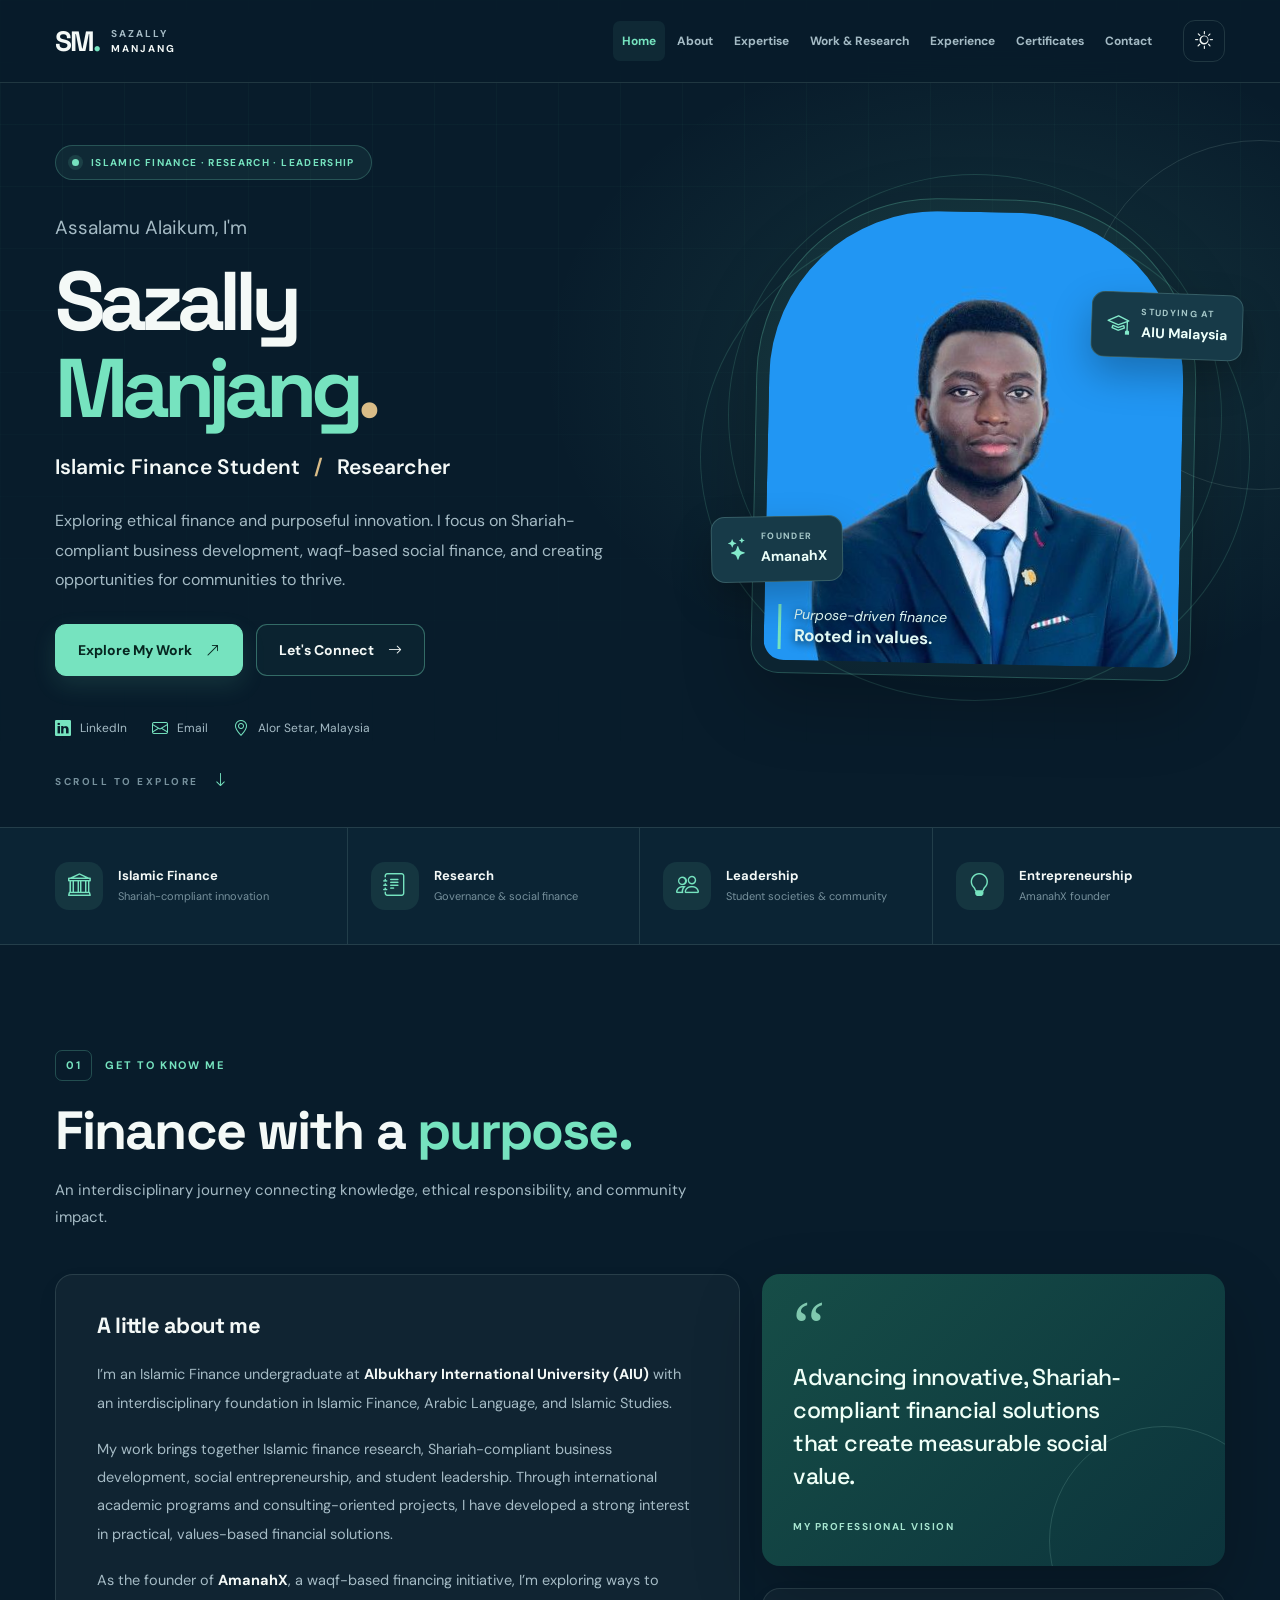
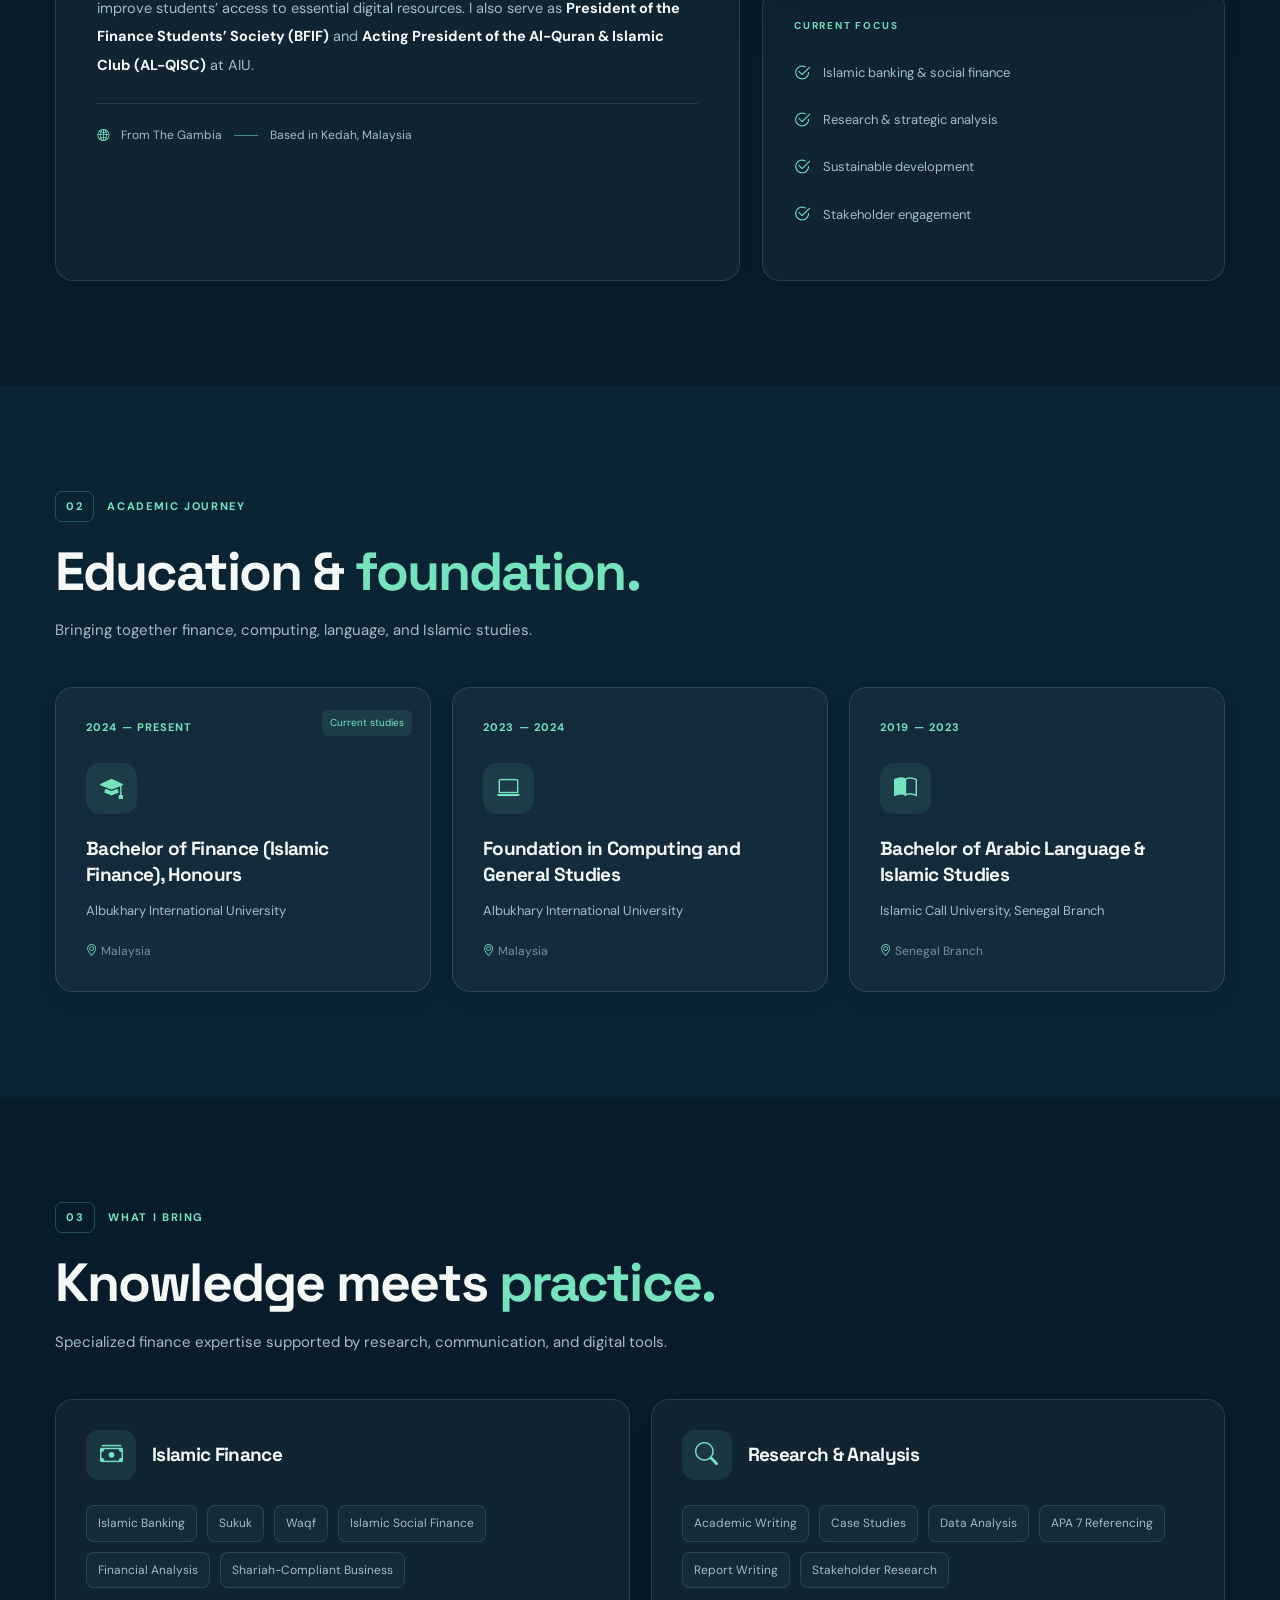
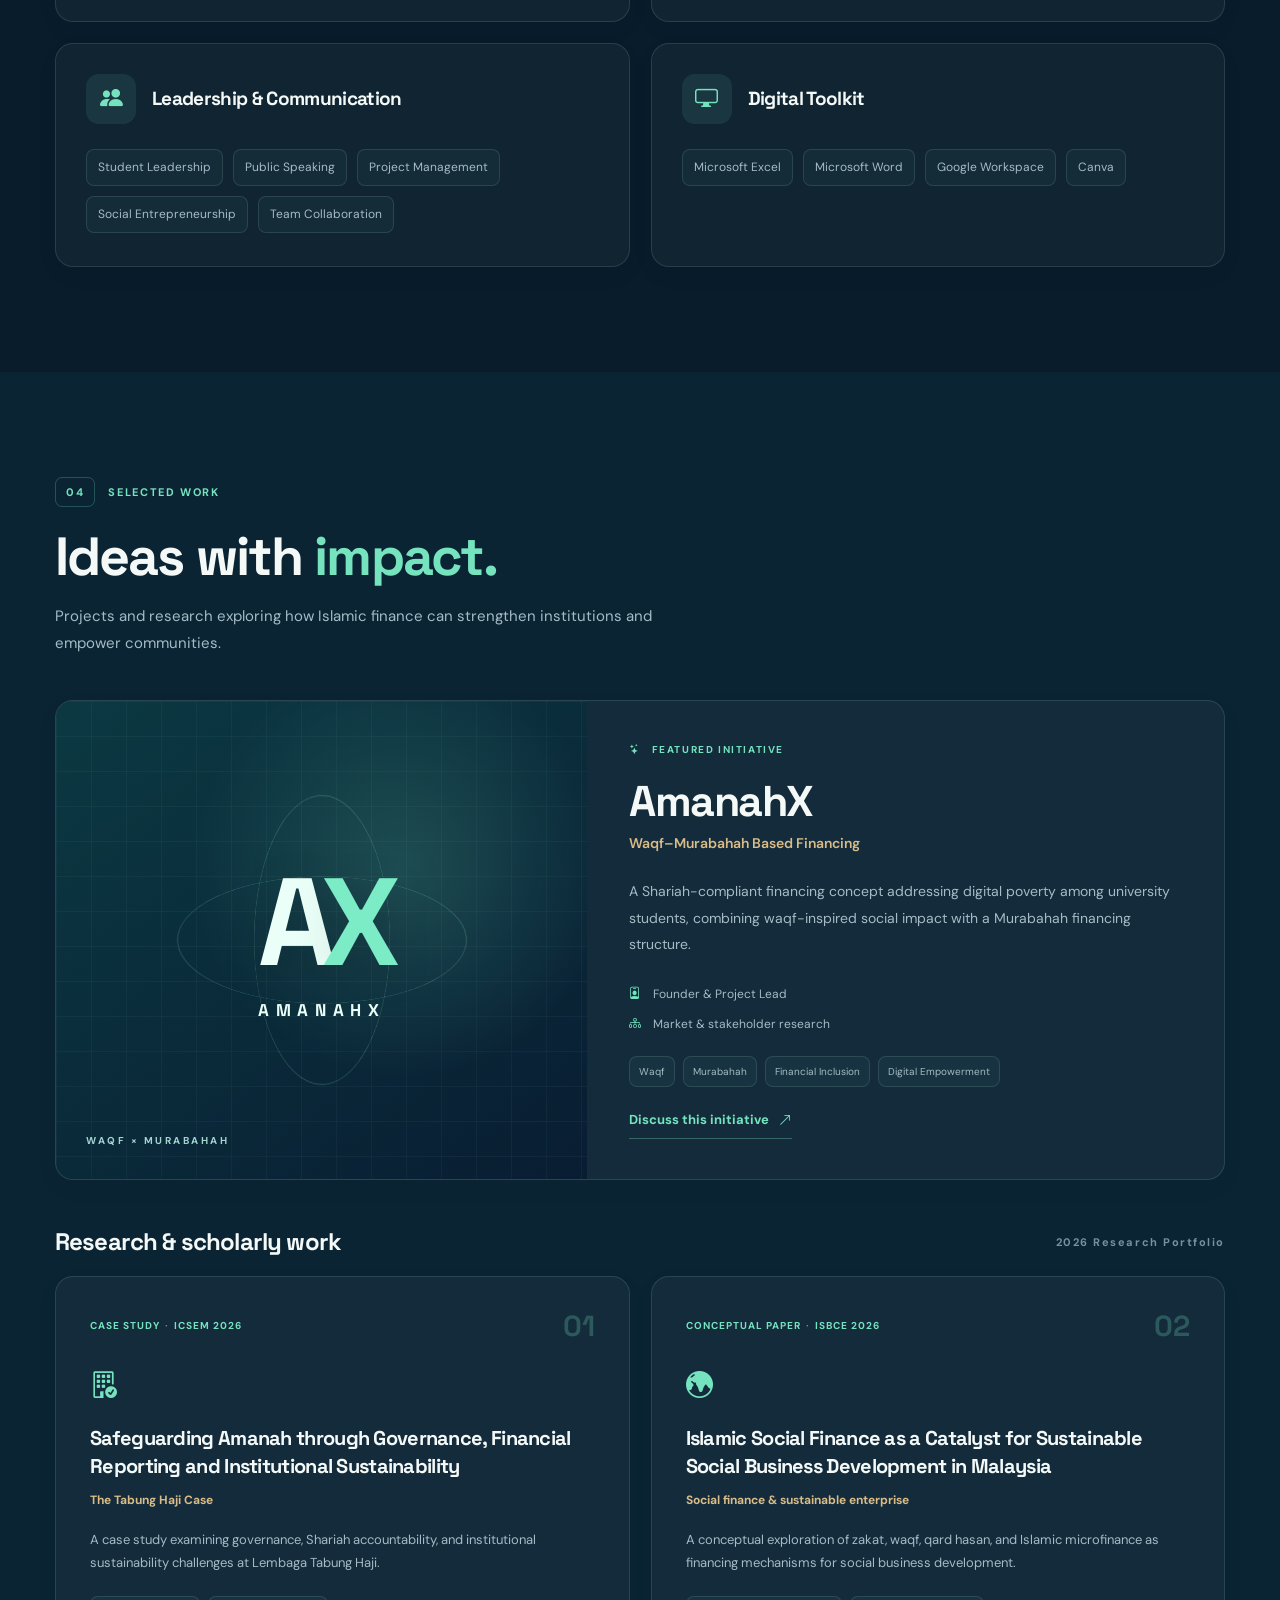
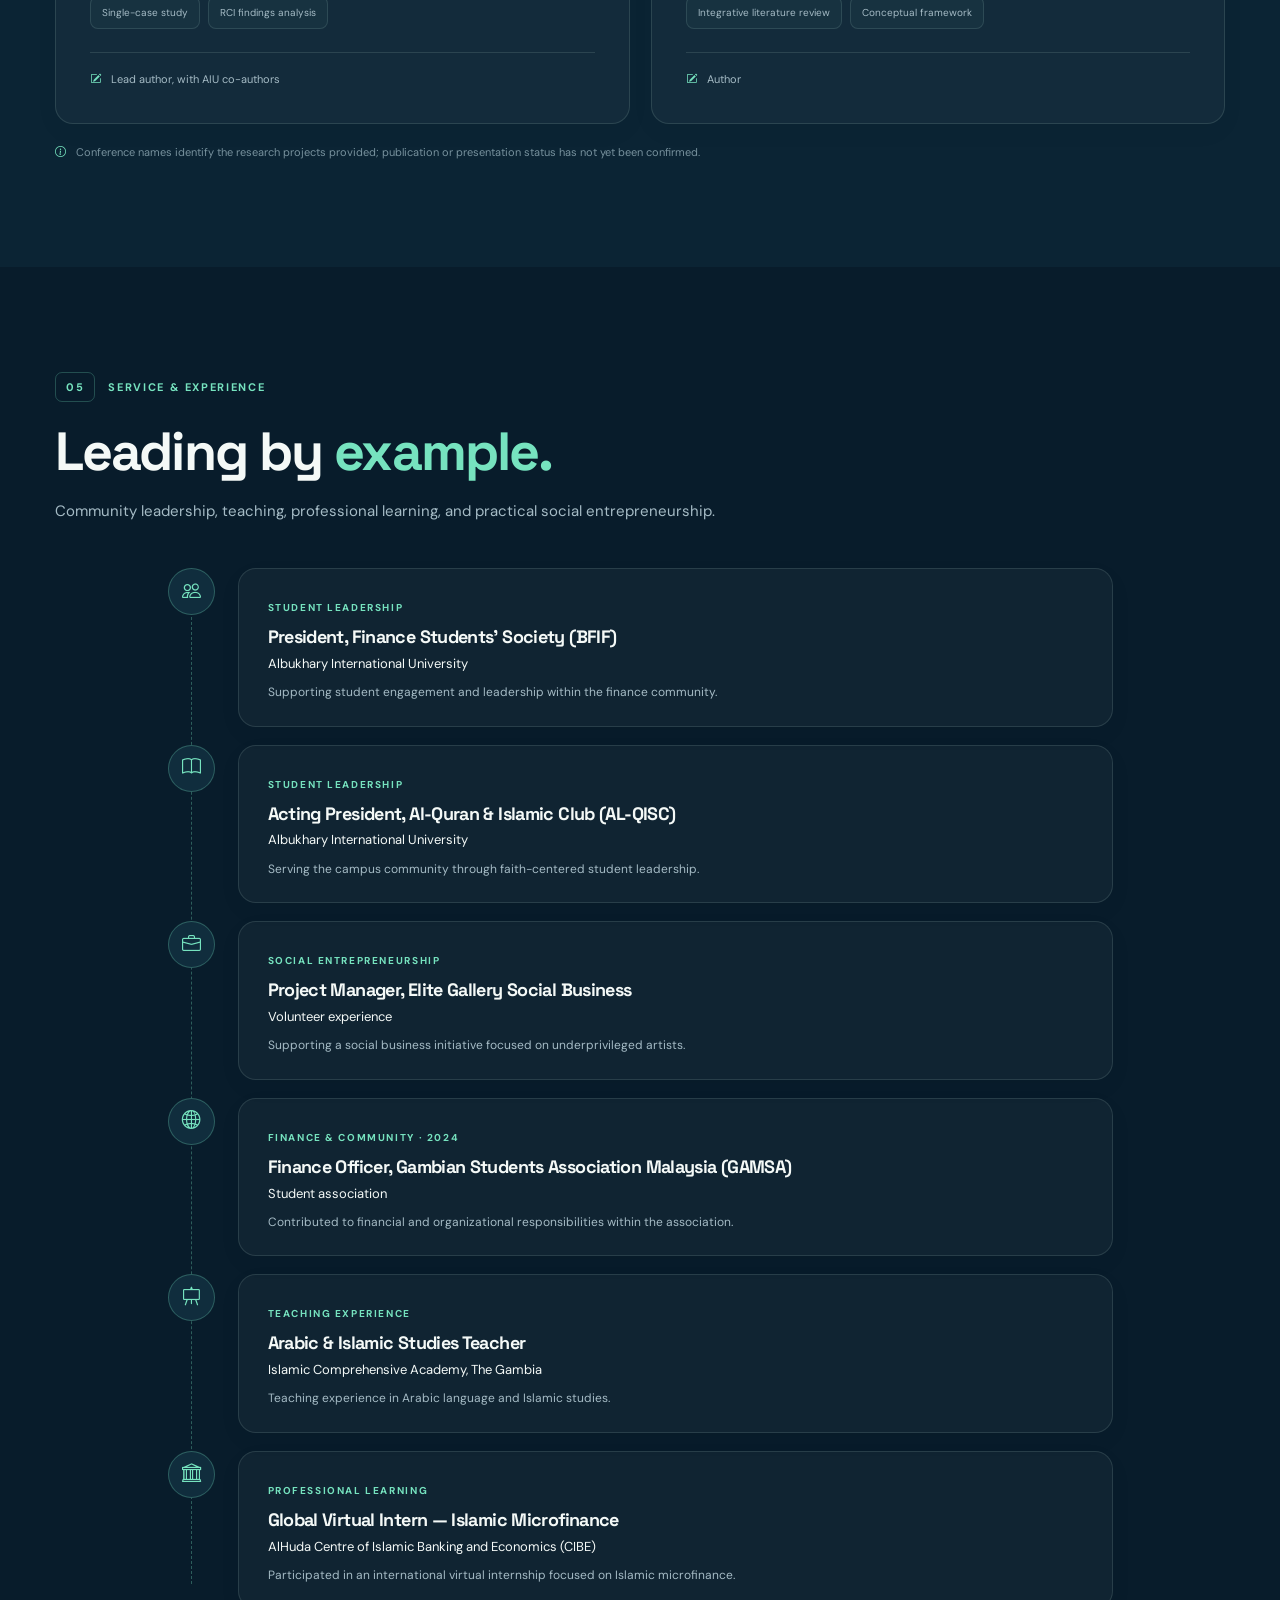
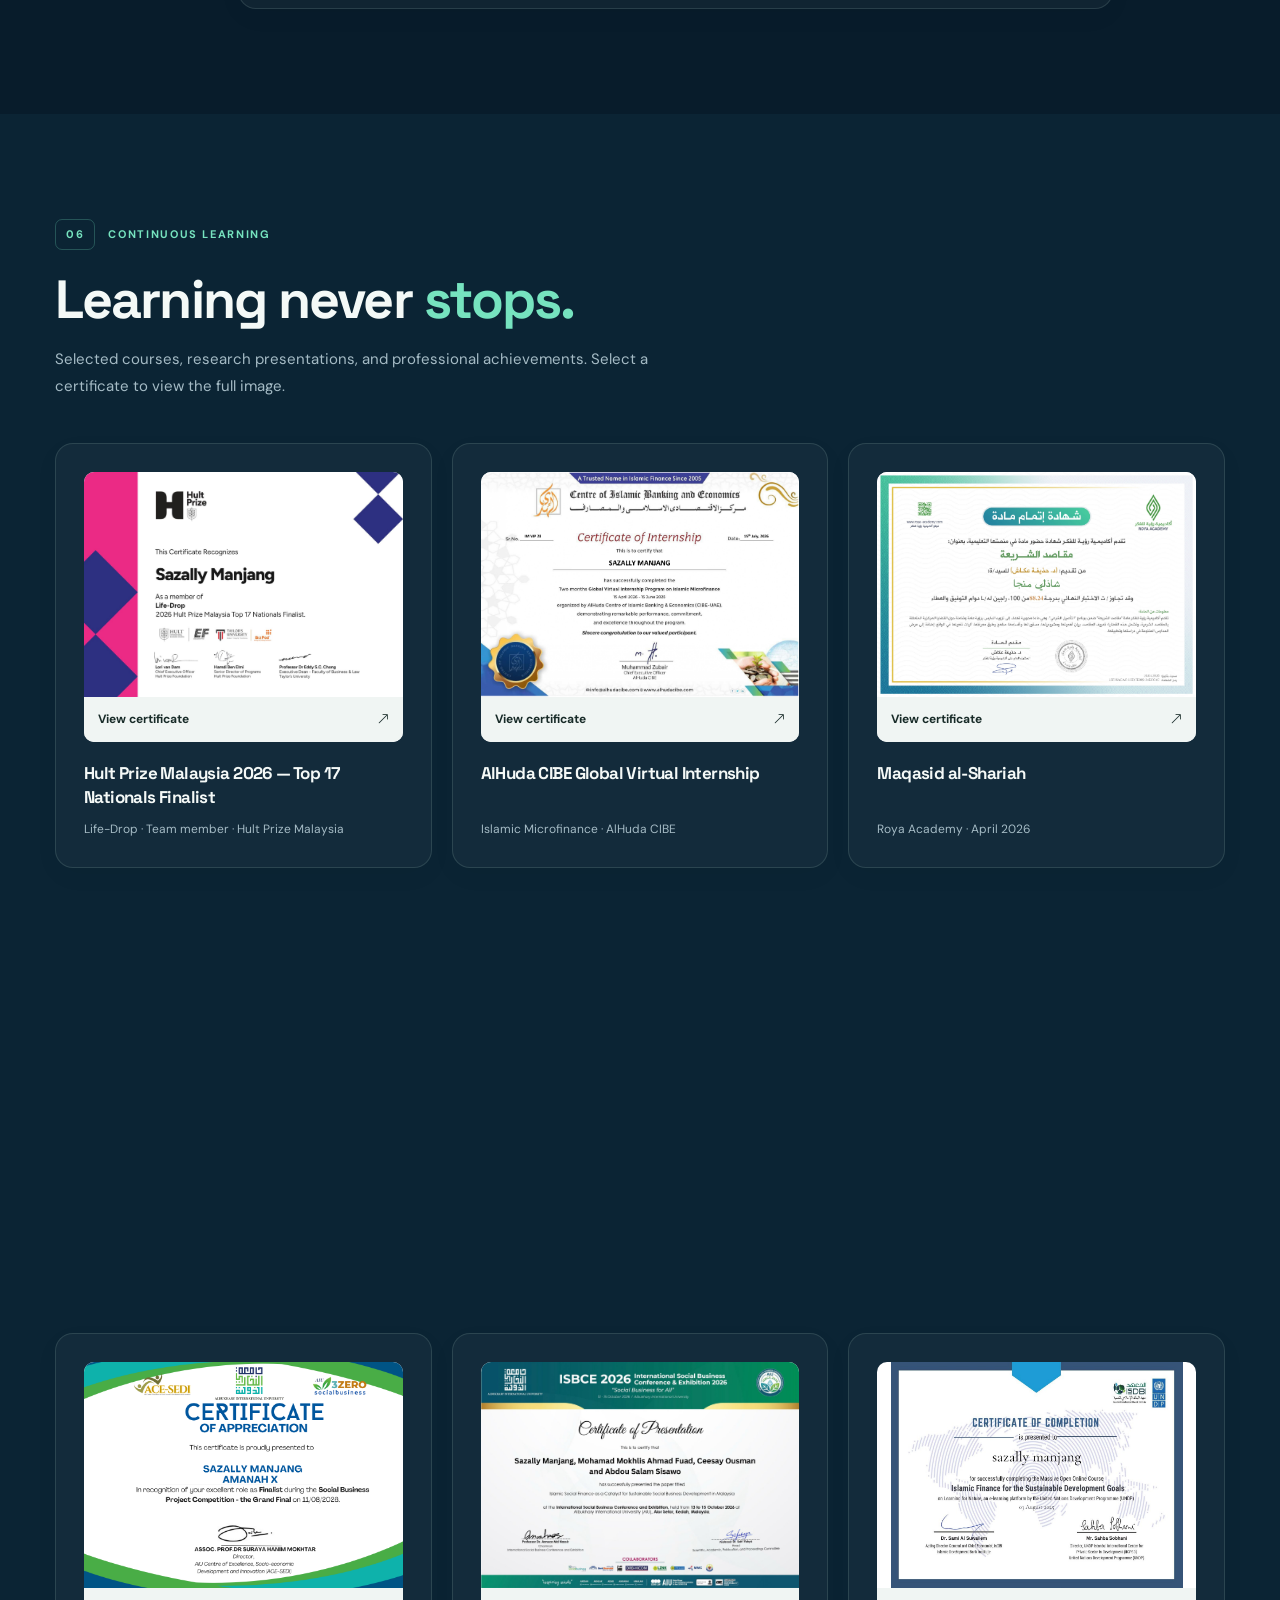
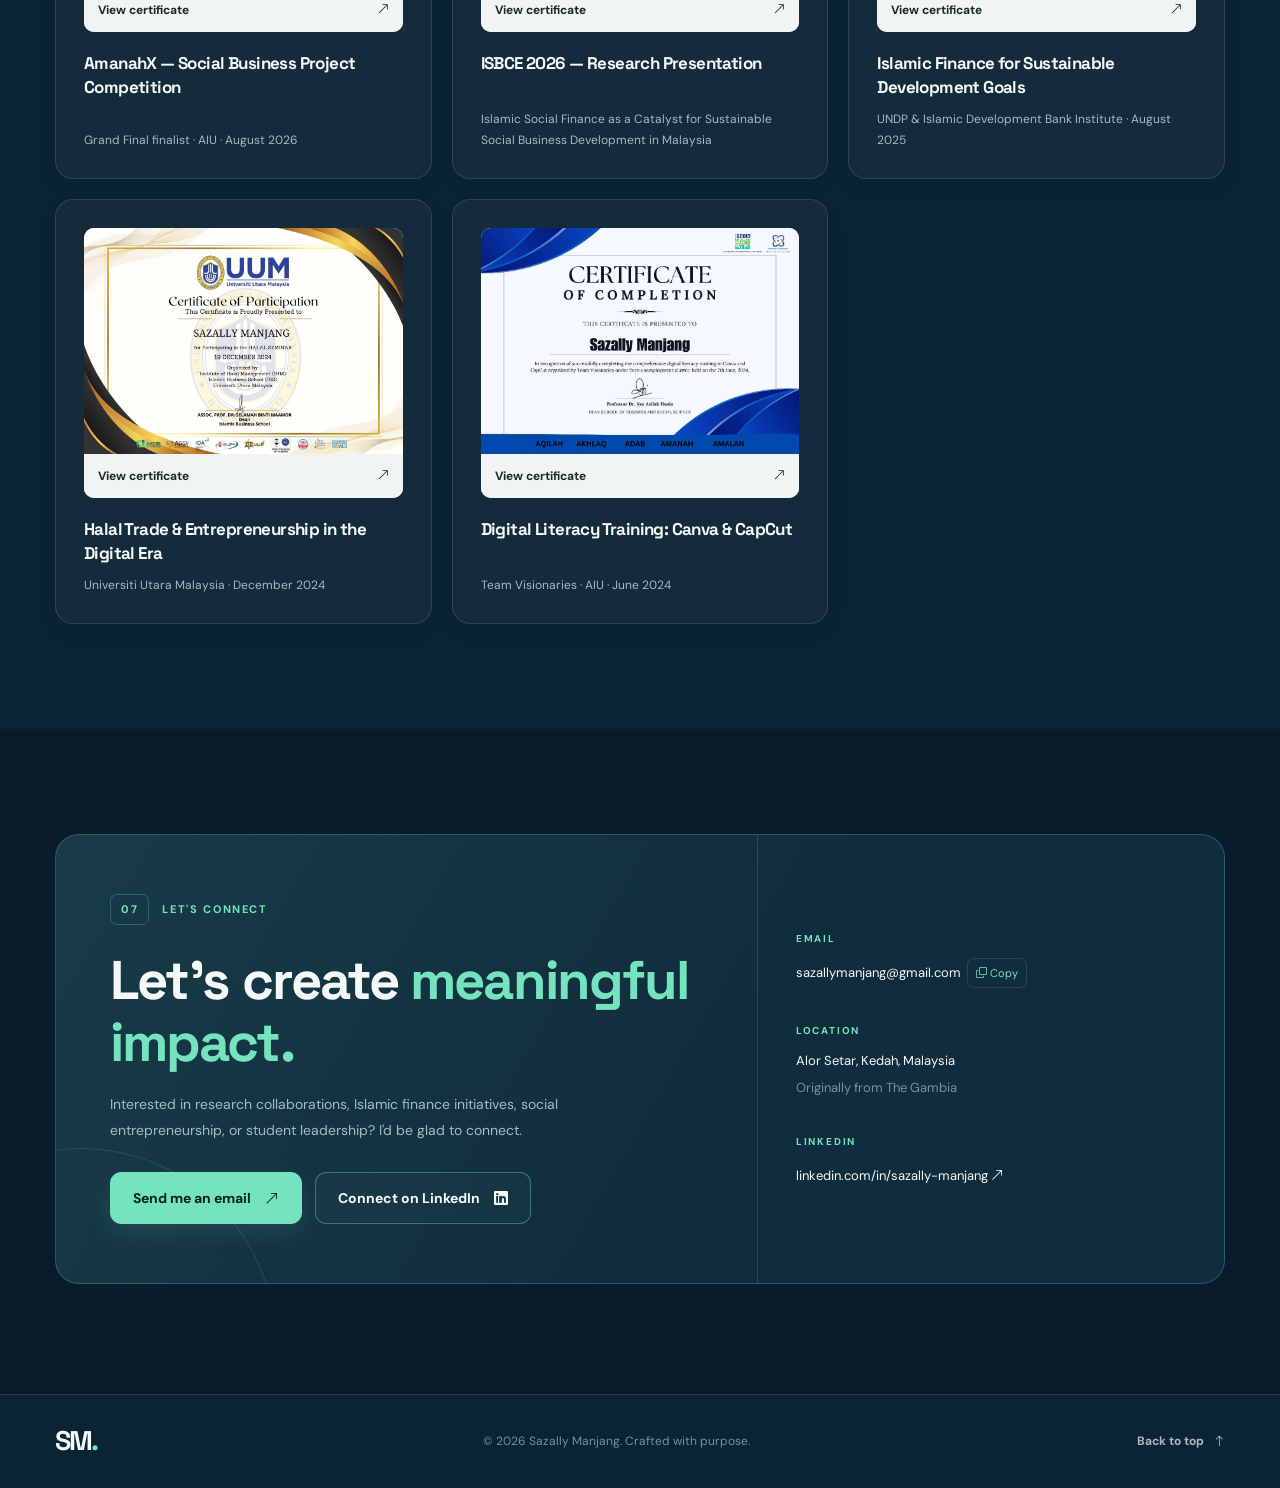
<file: index.html>
<!doctype html>
<html lang="en">
<head>
  <meta charset="UTF-8">
  <meta name="viewport" content="width=device-width, initial-scale=1">
  <meta name="theme-color" content="#091b2a">
  <meta name="description" content="Sazally Manjang is an Islamic Finance undergraduate, researcher, and student leader at Albukhary International University, focusing on Shariah-compliant finance, waqf, and social innovation.">
  <meta property="og:type" content="website">
  <meta property="og:title" content="Sazally Manjang | Islamic Finance & Research">
  <meta property="og:description" content="Islamic finance, purpose-driven research, waqf-based social finance, and student leadership.">
  <title>Sazally Manjang | Islamic Finance & Research</title>
  <link rel="icon" href="assets/images/favicon.svg" type="image/svg+xml">
  <link rel="preconnect" href="https://fonts.googleapis.com">
  <link rel="preconnect" href="https://fonts.gstatic.com" crossorigin>
  <link href="https://fonts.googleapis.com/css2?family=DM+Sans:wght@400;500;600;700&family=Space+Grotesk:wght@400;500;600;700&display=swap" rel="stylesheet">
  <link href="https://cdn.jsdelivr.net/npm/bootstrap-icons@1.11.3/font/bootstrap-icons.css" rel="stylesheet">
  <script>
    try { if (localStorage.getItem('sazally-theme') === 'light') document.documentElement.dataset.theme = 'light'; }
    catch (e) { /* Theme persistence not available in this browser. */ }
  </script>
  <link href="style.css" rel="stylesheet">
  <script src="script.js" defer></script>
  <script type="application/ld+json">
  {"@context":"https://schema.org","@type":"Person","name":"Sazally Manjang","jobTitle":"Islamic Finance Student and Researcher","email":"mailto:sazallymanjang@gmail.com","sameAs":["https://www.linkedin.com/in/sazally-manjang"],"alumniOf":[{"@type":"CollegeOrUniversity","name":"Islamic Call University"}],"affiliation":{"@type":"CollegeOrUniversity","name":"Albukhary International University"}}
  </script>
</head>
<body>
  <a class="skip-link" href="#main">Skip to main content</a>
  <header class="site-header" id="top">
    <div class="container header-inner">
      <a class="brand" href="#home" aria-label="Sazally Manjang, go to homepage"><span class="brand-mark">SM<span class="brand-dot">.</span></span><span class="brand-word">SAZALLY <strong>MANJANG</strong></span></a>
      <nav class="site-nav" id="siteNav" aria-label="Main navigation">
        <a href="#home" class="nav-link active">Home</a>
        <a href="#about" class="nav-link">About</a>
        <a href="#expertise" class="nav-link">Expertise</a>
        <a href="#work" class="nav-link">Work & Research</a>
        <a href="#experience" class="nav-link">Experience</a>
        <a href="#certificates" class="nav-link">Certificates</a>
        <a href="#contact" class="nav-link">Contact</a>
      </nav>
      <div class="header-actions">
        <button class="theme-toggle" type="button" aria-label="Switch to light theme" aria-pressed="false" title="Toggle light/dark theme"><i class="bi bi-sun" aria-hidden="true"></i></button>
        <button class="menu-toggle" type="button" aria-label="Open navigation menu" aria-controls="siteNav" aria-expanded="false"><span></span><span></span><span></span></button>
      </div>
    </div>
  </header>

  <main id="main">
    <section class="hero" id="home" aria-labelledby="hero-heading">
      <div class="hero-grid" aria-hidden="true"></div>
      <div class="container hero-layout">
        <div class="hero-copy reveal">
          <div class="eyebrow-pill"><span class="live-dot"></span> ISLAMIC FINANCE · RESEARCH · LEADERSHIP</div>
          <p class="hero-overline">Assalamu Alaikum, I'm</p>
          <h1 id="hero-heading">Sazally <span>Manjang<span class="punctuation">.</span></span></h1>
          <p class="hero-role">Islamic Finance Student <span class="role-divider">/</span> Researcher</p>
          <p class="hero-description">Exploring ethical finance and purposeful innovation. I focus on Shariah-compliant business development, waqf-based social finance, and creating opportunities for communities to thrive.</p>
          <div class="hero-cta">
            <a class="btn btn-primary" href="#work">Explore My Work <i class="bi bi-arrow-up-right" aria-hidden="true"></i></a>
            <a class="btn btn-outline" href="#contact">Let's Connect <i class="bi bi-arrow-right" aria-hidden="true"></i></a>
          </div>
          <div class="hero-social">
            <a href="https://www.linkedin.com/in/sazally-manjang" target="_blank" rel="noopener noreferrer" aria-label="Sazally Manjang on LinkedIn"><i class="bi bi-linkedin" aria-hidden="true"></i><span>LinkedIn</span></a>
            <a href="mailto:sazallymanjang@gmail.com" aria-label="Email Sazally Manjang"><i class="bi bi-envelope" aria-hidden="true"></i><span>Email</span></a>
            <span class="hero-location"><i class="bi bi-geo-alt" aria-hidden="true"></i> Alor Setar, Malaysia</span>
          </div>
        </div>
        <div class="hero-visual reveal">
          <div class="portrait-orbit orbit-one" aria-hidden="true"></div><div class="portrait-orbit orbit-two" aria-hidden="true"></div>
          <div class="portrait-frame">
            <div class="portrait-image-wrap"><img src="assets/images/profile.jpg" alt="Portrait of Sazally Manjang." width="520" height="600"></div>
            <div class="portrait-caption"><span class="caption-line"></span><span>Purpose-driven finance<br><strong>Rooted in values.</strong></span></div>
          </div>
          <div class="floating-note floating-note-left"><i class="bi bi-stars" aria-hidden="true"></i><span><small>FOUNDER</small><strong>AmanahX</strong></span></div>
          <div class="floating-note floating-note-right"><i class="bi bi-mortarboard" aria-hidden="true"></i><span><small>STUDYING AT</small><strong>AIU Malaysia</strong></span></div>
        </div>
      </div>
      <div class="container"><a class="scroll-prompt" href="#about">SCROLL TO EXPLORE <i class="bi bi-arrow-down" aria-hidden="true"></i></a></div>
    </section>

    <section class="highlights" aria-label="At a glance">
      <div class="container highlights-grid">
        <div class="highlight"><span class="highlight-icon"><i class="bi bi-bank" aria-hidden="true"></i></span><div><strong>Islamic Finance</strong><small>Shariah-compliant innovation</small></div></div>
        <div class="highlight"><span class="highlight-icon"><i class="bi bi-journal-text" aria-hidden="true"></i></span><div><strong>Research</strong><small>Governance & social finance</small></div></div>
        <div class="highlight"><span class="highlight-icon"><i class="bi bi-people" aria-hidden="true"></i></span><div><strong>Leadership</strong><small>Student societies & community</small></div></div>
        <div class="highlight"><span class="highlight-icon"><i class="bi bi-lightbulb" aria-hidden="true"></i></span><div><strong>Entrepreneurship</strong><small>AmanahX founder</small></div></div>
      </div>
    </section>

    <section class="section about-section" id="about" aria-labelledby="about-heading">
      <div class="container">
        <div class="section-top reveal"><span class="section-kicker"><span class="kicker-index">01</span> GET TO KNOW ME</span><h2 id="about-heading">Finance with a <em>purpose.</em></h2><p>An interdisciplinary journey connecting knowledge, ethical responsibility, and community impact.</p></div>
        <div class="about-layout">
          <div class="about-main glass-panel reveal">
            <h3>A little about me</h3>
            <p>I’m an Islamic Finance undergraduate at <strong>Albukhary International University (AIU)</strong> with an interdisciplinary foundation in Islamic Finance, Arabic Language, and Islamic Studies.</p>
            <p>My work brings together Islamic finance research, Shariah-compliant business development, social entrepreneurship, and student leadership. Through international academic programs and consulting-oriented projects, I have developed a strong interest in practical, values-based financial solutions.</p>
            <p>As the founder of <strong>AmanahX</strong>, a waqf-based financing initiative, I’m exploring ways to improve students’ access to essential digital resources. I also serve as <strong>President of the Finance Students’ Society (BFIF)</strong> and <strong>Acting President of the Al-Quran & Islamic Club (AL-QISC)</strong> at AIU.</p>
            <div class="about-origin"><i class="bi bi-globe2" aria-hidden="true"></i> From The Gambia <span class="origin-line"></span> Based in Kedah, Malaysia</div>
          </div>
          <aside class="about-aside reveal" aria-label="Career direction">
            <div class="quote-card"><div class="quote-symbol">“</div><blockquote>Advancing innovative, Shariah-compliant financial solutions that create measurable social value.</blockquote><span>MY PROFESSIONAL VISION</span></div>
            <div class="focus-card glass-panel"><span class="small-heading">CURRENT FOCUS</span><div class="focus-item"><i class="bi bi-check2-circle" aria-hidden="true"></i> Islamic banking & social finance</div><div class="focus-item"><i class="bi bi-check2-circle" aria-hidden="true"></i> Research & strategic analysis</div><div class="focus-item"><i class="bi bi-check2-circle" aria-hidden="true"></i> Sustainable development</div><div class="focus-item"><i class="bi bi-check2-circle" aria-hidden="true"></i> Stakeholder engagement</div></div>
          </aside>
        </div>
      </div>
    </section>

    <section class="section alt-section" id="education" aria-labelledby="education-heading">
      <div class="container">
        <div class="section-top reveal"><span class="section-kicker"><span class="kicker-index">02</span> ACADEMIC JOURNEY</span><h2 id="education-heading">Education & <em>foundation.</em></h2><p>Bringing together finance, computing, language, and Islamic studies.</p></div>
        <div class="education-grid">
          <article class="education-item glass-panel reveal"><span class="edu-year">2024 — PRESENT</span><span class="edu-icon"><i class="bi bi-mortarboard-fill" aria-hidden="true"></i></span><h3>Bachelor of Finance (Islamic Finance), Honours</h3><p>Albukhary International University</p><span class="edu-place"><i class="bi bi-geo-alt" aria-hidden="true"></i> Malaysia</span><span class="edu-state">Current studies</span></article>
          <article class="education-item glass-panel reveal"><span class="edu-year">2023 — 2024</span><span class="edu-icon"><i class="bi bi-laptop" aria-hidden="true"></i></span><h3>Foundation in Computing and General Studies</h3><p>Albukhary International University</p><span class="edu-place"><i class="bi bi-geo-alt" aria-hidden="true"></i> Malaysia</span></article>
          <article class="education-item glass-panel reveal"><span class="edu-year">2019 — 2023</span><span class="edu-icon"><i class="bi bi-book-half" aria-hidden="true"></i></span><h3>Bachelor of Arabic Language & Islamic Studies</h3><p>Islamic Call University, Senegal Branch</p><span class="edu-place"><i class="bi bi-geo-alt" aria-hidden="true"></i> Senegal Branch</span></article>
        </div>
      </div>
    </section>

    <section class="section" id="expertise" aria-labelledby="expertise-heading">
      <div class="container">
        <div class="section-top reveal"><span class="section-kicker"><span class="kicker-index">03</span> WHAT I BRING</span><h2 id="expertise-heading">Knowledge meets <em>practice.</em></h2><p>Specialized finance expertise supported by research, communication, and digital tools.</p></div>
        <div class="expertise-grid">
          <div class="skill-group glass-panel reveal"><div class="skill-group-head"><span class="skill-icon"><i class="bi bi-cash-stack" aria-hidden="true"></i></span><h3>Islamic Finance</h3></div><div class="skill-tags"><span>Islamic Banking</span><span>Sukuk</span><span>Waqf</span><span>Islamic Social Finance</span><span>Financial Analysis</span><span>Shariah-Compliant Business</span></div></div>
          <div class="skill-group glass-panel reveal"><div class="skill-group-head"><span class="skill-icon"><i class="bi bi-search" aria-hidden="true"></i></span><h3>Research & Analysis</h3></div><div class="skill-tags"><span>Academic Writing</span><span>Case Studies</span><span>Data Analysis</span><span>APA 7 Referencing</span><span>Report Writing</span><span>Stakeholder Research</span></div></div>
          <div class="skill-group glass-panel reveal"><div class="skill-group-head"><span class="skill-icon"><i class="bi bi-people-fill" aria-hidden="true"></i></span><h3>Leadership & Communication</h3></div><div class="skill-tags"><span>Student Leadership</span><span>Public Speaking</span><span>Project Management</span><span>Social Entrepreneurship</span><span>Team Collaboration</span></div></div>
          <div class="skill-group glass-panel reveal"><div class="skill-group-head"><span class="skill-icon"><i class="bi bi-display" aria-hidden="true"></i></span><h3>Digital Toolkit</h3></div><div class="skill-tags"><span>Microsoft Excel</span><span>Microsoft Word</span><span>Google Workspace</span><span>Canva</span></div></div>
        </div>
      </div>
    </section>

    <section class="section alt-section" id="work" aria-labelledby="work-heading">
      <div class="container">
        <div class="section-top reveal"><span class="section-kicker"><span class="kicker-index">04</span> SELECTED WORK</span><h2 id="work-heading">Ideas with <em>impact.</em></h2><p>Projects and research exploring how Islamic finance can strengthen institutions and empower communities.</p></div>
        <article class="feature-project glass-panel reveal">
          <div class="feature-art" role="img" aria-label="Illustrated abstract graphic for AmanahX; project image to be added later"><div class="feature-ring ring-a"></div><div class="feature-ring ring-b"></div><div class="feature-logo">A<span>X</span><small>AMANAHX</small></div><div class="art-caption">WAQF × MURABAHAH</div></div>
          <div class="feature-content"><span class="project-kind"><i class="bi bi-stars" aria-hidden="true"></i> FEATURED INITIATIVE</span><h3>AmanahX</h3><p class="project-subtitle">Waqf–Murabahah Based Financing</p><p>A Shariah-compliant financing concept addressing digital poverty among university students, combining waqf-inspired social impact with a Murabahah financing structure.</p><div class="project-details"><span><i class="bi bi-person-badge" aria-hidden="true"></i> Founder & Project Lead</span><span><i class="bi bi-diagram-3" aria-hidden="true"></i> Market & stakeholder research</span></div><div class="project-tags"><span>Waqf</span><span>Murabahah</span><span>Financial Inclusion</span><span>Digital Empowerment</span></div><a href="#contact" class="text-arrow">Discuss this initiative <i class="bi bi-arrow-up-right" aria-hidden="true"></i></a></div>
        </article>
        <div class="work-subheading reveal"><h3>Research & scholarly work</h3><span>2026 Research Portfolio</span></div>
        <div class="research-grid">
          <article class="research-card glass-panel reveal"><div class="research-top"><span class="research-type">CASE STUDY <span class="bullet-separator">·</span> ICSEM 2026</span><span class="research-number">01</span></div><div class="research-symbol"><i class="bi bi-building-check" aria-hidden="true"></i></div><h4>Safeguarding Amanah through Governance, Financial Reporting and Institutional Sustainability</h4><p class="research-subtitle">The Tabung Haji Case</p><p>A case study examining governance, Shariah accountability, and institutional sustainability challenges at Lembaga Tabung Haji.</p><div class="research-methods"><span>Single-case study</span><span>RCI findings analysis</span></div><div class="research-footer"><span><i class="bi bi-pencil-square" aria-hidden="true"></i> Lead author, with AIU co-authors</span></div></article>
          <article class="research-card glass-panel reveal"><div class="research-top"><span class="research-type">CONCEPTUAL PAPER <span class="bullet-separator">·</span> ISBCE 2026</span><span class="research-number">02</span></div><div class="research-symbol"><i class="bi bi-globe-central-south-asia" aria-hidden="true"></i></div><h4>Islamic Social Finance as a Catalyst for Sustainable Social Business Development in Malaysia</h4><p class="research-subtitle">Social finance & sustainable enterprise</p><p>A conceptual exploration of zakat, waqf, qard hasan, and Islamic microfinance as financing mechanisms for social business development.</p><div class="research-methods"><span>Integrative literature review</span><span>Conceptual framework</span></div><div class="research-footer"><span><i class="bi bi-pencil-square" aria-hidden="true"></i> Author</span></div></article>
        </div>
        <p class="research-note"><i class="bi bi-info-circle" aria-hidden="true"></i> Conference names identify the research projects provided; publication or presentation status has not yet been confirmed.</p>
      </div>
    </section>

    <section class="section" id="experience" aria-labelledby="experience-heading">
      <div class="container">
        <div class="section-top reveal"><span class="section-kicker"><span class="kicker-index">05</span> SERVICE & EXPERIENCE</span><h2 id="experience-heading">Leading by <em>example.</em></h2><p>Community leadership, teaching, professional learning, and practical social entrepreneurship.</p></div>
        <div class="timeline">
          <article class="timeline-item reveal"><div class="timeline-dot"><i class="bi bi-people" aria-hidden="true"></i></div><div class="timeline-content glass-panel"><span class="timeline-label">STUDENT LEADERSHIP</span><h3>President, Finance Students’ Society (BFIF)</h3><p>Albukhary International University</p><span>Supporting student engagement and leadership within the finance community.</span></div></article>
          <article class="timeline-item reveal"><div class="timeline-dot"><i class="bi bi-book" aria-hidden="true"></i></div><div class="timeline-content glass-panel"><span class="timeline-label">STUDENT LEADERSHIP</span><h3>Acting President, Al-Quran & Islamic Club (AL-QISC)</h3><p>Albukhary International University</p><span>Serving the campus community through faith-centered student leadership.</span></div></article>
          <article class="timeline-item reveal"><div class="timeline-dot"><i class="bi bi-briefcase" aria-hidden="true"></i></div><div class="timeline-content glass-panel"><span class="timeline-label">SOCIAL ENTREPRENEURSHIP</span><h3>Project Manager, Elite Gallery Social Business</h3><p>Volunteer experience</p><span>Supporting a social business initiative focused on underprivileged artists.</span></div></article>
          <article class="timeline-item reveal"><div class="timeline-dot"><i class="bi bi-globe2" aria-hidden="true"></i></div><div class="timeline-content glass-panel"><span class="timeline-label">FINANCE & COMMUNITY · 2024</span><h3>Finance Officer, Gambian Students Association Malaysia (GAMSA)</h3><p>Student association</p><span>Contributed to financial and organizational responsibilities within the association.</span></div></article>
          <article class="timeline-item reveal"><div class="timeline-dot"><i class="bi bi-easel" aria-hidden="true"></i></div><div class="timeline-content glass-panel"><span class="timeline-label">TEACHING EXPERIENCE</span><h3>Arabic & Islamic Studies Teacher</h3><p>Islamic Comprehensive Academy, The Gambia</p><span>Teaching experience in Arabic language and Islamic studies.</span></div></article>
          <article class="timeline-item reveal"><div class="timeline-dot"><i class="bi bi-bank" aria-hidden="true"></i></div><div class="timeline-content glass-panel"><span class="timeline-label">PROFESSIONAL LEARNING</span><h3>Global Virtual Intern — Islamic Microfinance</h3><p>AlHuda Centre of Islamic Banking and Economics (CIBE)</p><span>Participated in an international virtual internship focused on Islamic microfinance.</span></div></article>
        </div>
      </div>
    </section>

    <section class="section alt-section" id="certificates" aria-labelledby="certificates-heading">
      <div class="container">
        <div class="section-top reveal"><span class="section-kicker"><span class="kicker-index">06</span> CONTINUOUS LEARNING</span><h2 id="certificates-heading">Learning never <em>stops.</em></h2><p>Selected courses, research presentations, and professional achievements. Select a certificate to view the full image.</p></div>
        <div class="cert-grid">
          <article class="cert-card glass-panel reveal"><a class="cert-preview" href="assets/certificates/hult-prize-malaysia-2026-finalist.jpeg" target="_blank" rel="noopener noreferrer" aria-label="View Hult Prize Malaysia 2026 certificate (opens in a new tab)"><img src="assets/certificates/hult-prize-malaysia-2026-finalist.jpeg" alt="Certificate recognizing Sazally Manjang as a Life-Drop team member and 2026 Hult Prize Malaysia Top 17 Nationals Finalist" loading="lazy" width="1600" height="1131"><span>View certificate <i class="bi bi-arrow-up-right" aria-hidden="true"></i></span></a><h3>Hult Prize Malaysia 2026 — Top 17 Nationals Finalist</h3><p>Life-Drop · Team member · Hult Prize Malaysia</p></article>
          <article class="cert-card glass-panel reveal"><a class="cert-preview" href="assets/certificates/alhuda-islamic-microfinance.jpeg" target="_blank" rel="noopener noreferrer" aria-label="View AlHuda CIBE Global Virtual Internship certificate (opens in a new tab)"><img src="assets/certificates/alhuda-islamic-microfinance.jpeg" alt="AlHuda CIBE Global Virtual Internship certificate awarded to Sazally Manjang" loading="lazy" width="1600" height="1132"><span>View certificate <i class="bi bi-arrow-up-right" aria-hidden="true"></i></span></a><h3>AlHuda CIBE Global Virtual Internship</h3><p>Islamic Microfinance · AlHuda CIBE</p></article>
          <article class="cert-card glass-panel reveal"><a class="cert-preview" href="assets/certificates/maqasid-al-shariah.jpeg" target="_blank" rel="noopener noreferrer" aria-label="View Maqasid al-Shariah certificate (opens in a new tab)"><img src="assets/certificates/maqasid-al-shariah.jpeg" alt="Maqasid al-Shariah certificate awarded to Sazally Manjang" loading="lazy" width="1600" height="1132"><span>View certificate <i class="bi bi-arrow-up-right" aria-hidden="true"></i></span></a><h3>Maqasid al-Shariah</h3><p>Roya Academy · April 2026</p></article>
          <article class="cert-card glass-panel reveal"><a class="cert-preview" href="assets/certificates/introduction-usul-al-fiqh.jpeg" target="_blank" rel="noopener noreferrer" aria-label="View Introduction to Usul al-Fiqh certificate (opens in a new tab)"><img src="assets/certificates/introduction-usul-al-fiqh.jpeg" alt="Introduction to Usul al-Fiqh certificate awarded to Sazally Manjang" loading="lazy" width="1600" height="1132"><span>View certificate <i class="bi bi-arrow-up-right" aria-hidden="true"></i></span></a><h3>Introduction to Usul al-Fiqh</h3><p>Roya Academy · July 2026</p></article>
          <article class="cert-card glass-panel reveal"><a class="cert-preview" href="assets/certificates/excel-business-essentials.jpeg" target="_blank" rel="noopener noreferrer" aria-label="View Excel Skills for Business: Essentials certificate (opens in a new tab)"><img src="assets/certificates/excel-business-essentials.jpeg" alt="Excel Skills for Business: Essentials certificate awarded to Sazally Manjang" loading="lazy" width="1600" height="1132"><span>View certificate <i class="bi bi-arrow-up-right" aria-hidden="true"></i></span></a><h3>Excel Skills for Business: Essentials</h3><p>Macquarie University · May 2026</p></article>
          <article class="cert-card glass-panel reveal"><a class="cert-preview" href="assets/certificates/financial-statements-company-position.jpeg" target="_blank" rel="noopener noreferrer" aria-label="View Understanding Financial Statements: Company Position certificate (opens in a new tab)"><img src="assets/certificates/financial-statements-company-position.jpeg" alt="Understanding Financial Statements: Company Position certificate awarded to Sazally Manjang" loading="lazy" width="1600" height="1132"><span>View certificate <i class="bi bi-arrow-up-right" aria-hidden="true"></i></span></a><h3>Understanding Financial Statements: Company Position</h3><p>University of Illinois Urbana-Champaign · April 2026</p></article>
          <article class="cert-card glass-panel reveal"><a class="cert-preview" href="assets/certificates/amanahx-finalist.png" target="_blank" rel="noopener noreferrer" aria-label="View AmanahX — Social Business Project Competition certificate (opens in a new tab)"><img src="assets/certificates/amanahx-finalist.png" alt="AmanahX — Social Business Project Competition certificate awarded to Sazally Manjang" loading="lazy" width="1600" height="1132"><span>View certificate <i class="bi bi-arrow-up-right" aria-hidden="true"></i></span></a><h3>AmanahX — Social Business Project Competition</h3><p>Grand Final finalist · AIU · August 2026</p></article>
          <article class="cert-card glass-panel reveal"><a class="cert-preview" href="assets/certificates/isbce-2026-presentation.jpeg" target="_blank" rel="noopener noreferrer" aria-label="View ISBCE 2026 — Research Presentation certificate (opens in a new tab)"><img src="assets/certificates/isbce-2026-presentation.jpeg" alt="ISBCE 2026 — Research Presentation certificate awarded to Sazally Manjang" loading="lazy" width="1600" height="1132"><span>View certificate <i class="bi bi-arrow-up-right" aria-hidden="true"></i></span></a><h3>ISBCE 2026 — Research Presentation</h3><p>Islamic Social Finance as a Catalyst for Sustainable Social Business Development in Malaysia</p></article>
          <article class="cert-card glass-panel reveal"><a class="cert-preview" href="assets/certificates/islamic-finance-sdgs.jpeg" target="_blank" rel="noopener noreferrer" aria-label="View Islamic Finance for Sustainable Development Goals certificate (opens in a new tab)"><img src="assets/certificates/islamic-finance-sdgs.jpeg" alt="Islamic Finance for Sustainable Development Goals certificate awarded to Sazally Manjang" loading="lazy" width="1080" height="834"><span>View certificate <i class="bi bi-arrow-up-right" aria-hidden="true"></i></span></a><h3>Islamic Finance for Sustainable Development Goals</h3><p>UNDP &amp; Islamic Development Bank Institute · August 2025</p></article>
          <article class="cert-card glass-panel reveal"><a class="cert-preview" href="assets/certificates/uum-halal-seminar.jpeg" target="_blank" rel="noopener noreferrer" aria-label="View Halal Trade &amp; Entrepreneurship in the Digital Era certificate (opens in a new tab)"><img src="assets/certificates/uum-halal-seminar.jpeg" alt="Halal Seminar certificate awarded to Sazally Manjang" loading="lazy" width="1080" height="764"><span>View certificate <i class="bi bi-arrow-up-right" aria-hidden="true"></i></span></a><h3>Halal Trade &amp; Entrepreneurship in the Digital Era</h3><p>Universiti Utara Malaysia · December 2024</p></article>
          <article class="cert-card glass-panel reveal"><a class="cert-preview" href="assets/certificates/canva-capcut-digital-literacy.jpeg" target="_blank" rel="noopener noreferrer" aria-label="View Digital Literacy Training: Canva &amp; CapCut certificate (opens in a new tab)"><img src="assets/certificates/canva-capcut-digital-literacy.jpeg" alt="Digital Literacy Training: Canva &amp; CapCut certificate awarded to Sazally Manjang" loading="lazy" width="1000" height="707"><span>View certificate <i class="bi bi-arrow-up-right" aria-hidden="true"></i></span></a><h3>Digital Literacy Training: Canva &amp; CapCut</h3><p>Team Visionaries · AIU · June 2024</p></article>
        </div>
      </div>
    </section>

    <section class="section contact-section" id="contact" aria-labelledby="contact-heading">
      <div class="container"><div class="contact-shell reveal"><div class="contact-glow" aria-hidden="true"></div><div class="contact-main"><span class="section-kicker"><span class="kicker-index">07</span> LET'S CONNECT</span><h2 id="contact-heading">Let's create <em>meaningful impact.</em></h2><p>Interested in research collaborations, Islamic finance initiatives, social entrepreneurship, or student leadership? I'd be glad to connect.</p><div class="contact-ctas"><a href="mailto:sazallymanjang@gmail.com?subject=Hello%20Sazally%20%E2%80%94%20Portfolio%20Inquiry" class="btn btn-primary">Send me an email <i class="bi bi-arrow-up-right" aria-hidden="true"></i></a><a href="https://www.linkedin.com/in/sazally-manjang" class="btn btn-outline" target="_blank" rel="noopener noreferrer">Connect on LinkedIn <i class="bi bi-linkedin" aria-hidden="true"></i></a></div></div><div class="contact-meta"><div><small>EMAIL</small><a href="mailto:sazallymanjang@gmail.com">sazallymanjang@gmail.com</a><button class="copy-email" type="button" data-email="sazallymanjang@gmail.com" aria-label="Copy email address"><i class="bi bi-copy" aria-hidden="true"></i> <span>Copy</span></button></div><div><small>LOCATION</small><p>Alor Setar, Kedah, Malaysia</p><p class="minor">Originally from The Gambia</p></div><div><small>LINKEDIN</small><a href="https://www.linkedin.com/in/sazally-manjang" target="_blank" rel="noopener noreferrer">linkedin.com/in/sazally-manjang <i class="bi bi-arrow-up-right" aria-hidden="true"></i></a></div></div></div></div>
    </section>
  </main>
  <footer class="footer"><div class="container footer-inner"><a href="#home" class="footer-brand">SM<span>.</span></a><p>© <span id="year"></span> Sazally Manjang. Crafted with purpose.</p><a href="#home" class="back-top">Back to top <i class="bi bi-arrow-up" aria-hidden="true"></i></a></div></footer>
  <div class="toast" id="toast" role="status" aria-live="polite"></div>
</body>
</html>
</file>
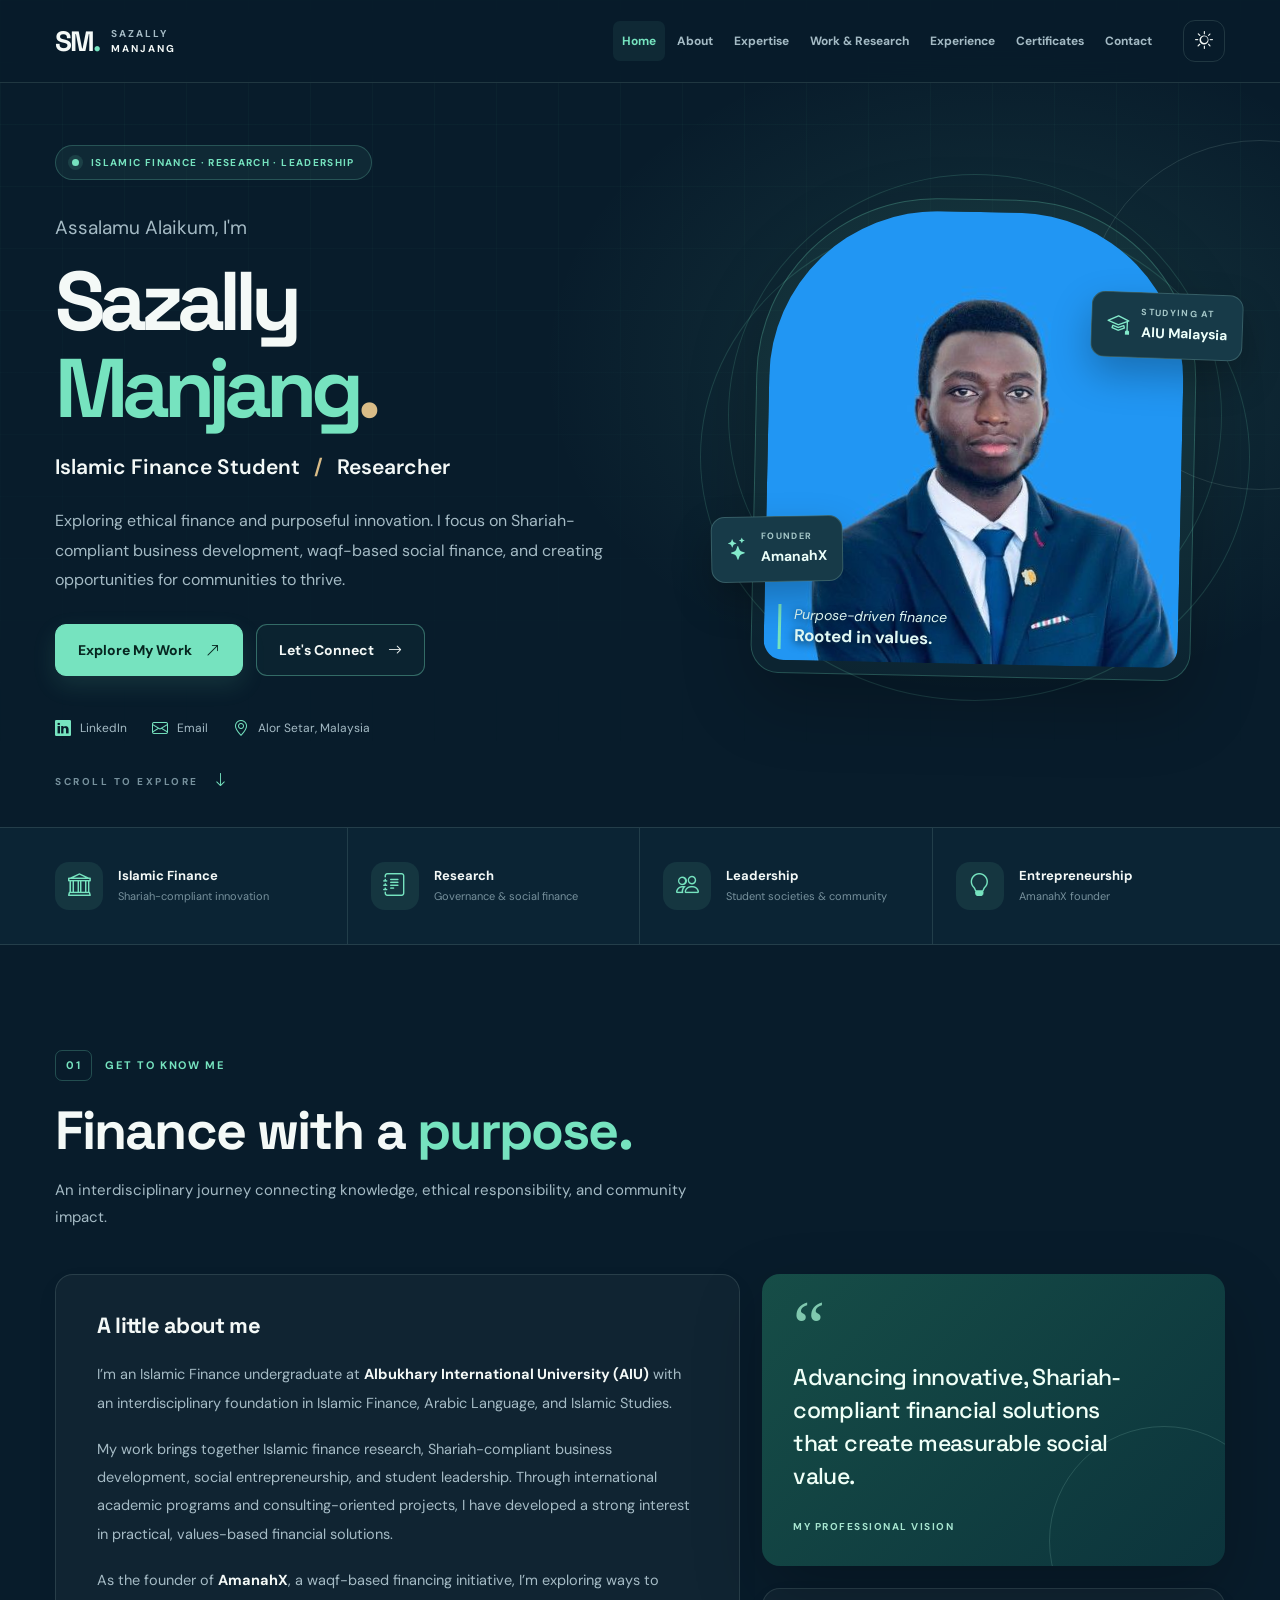
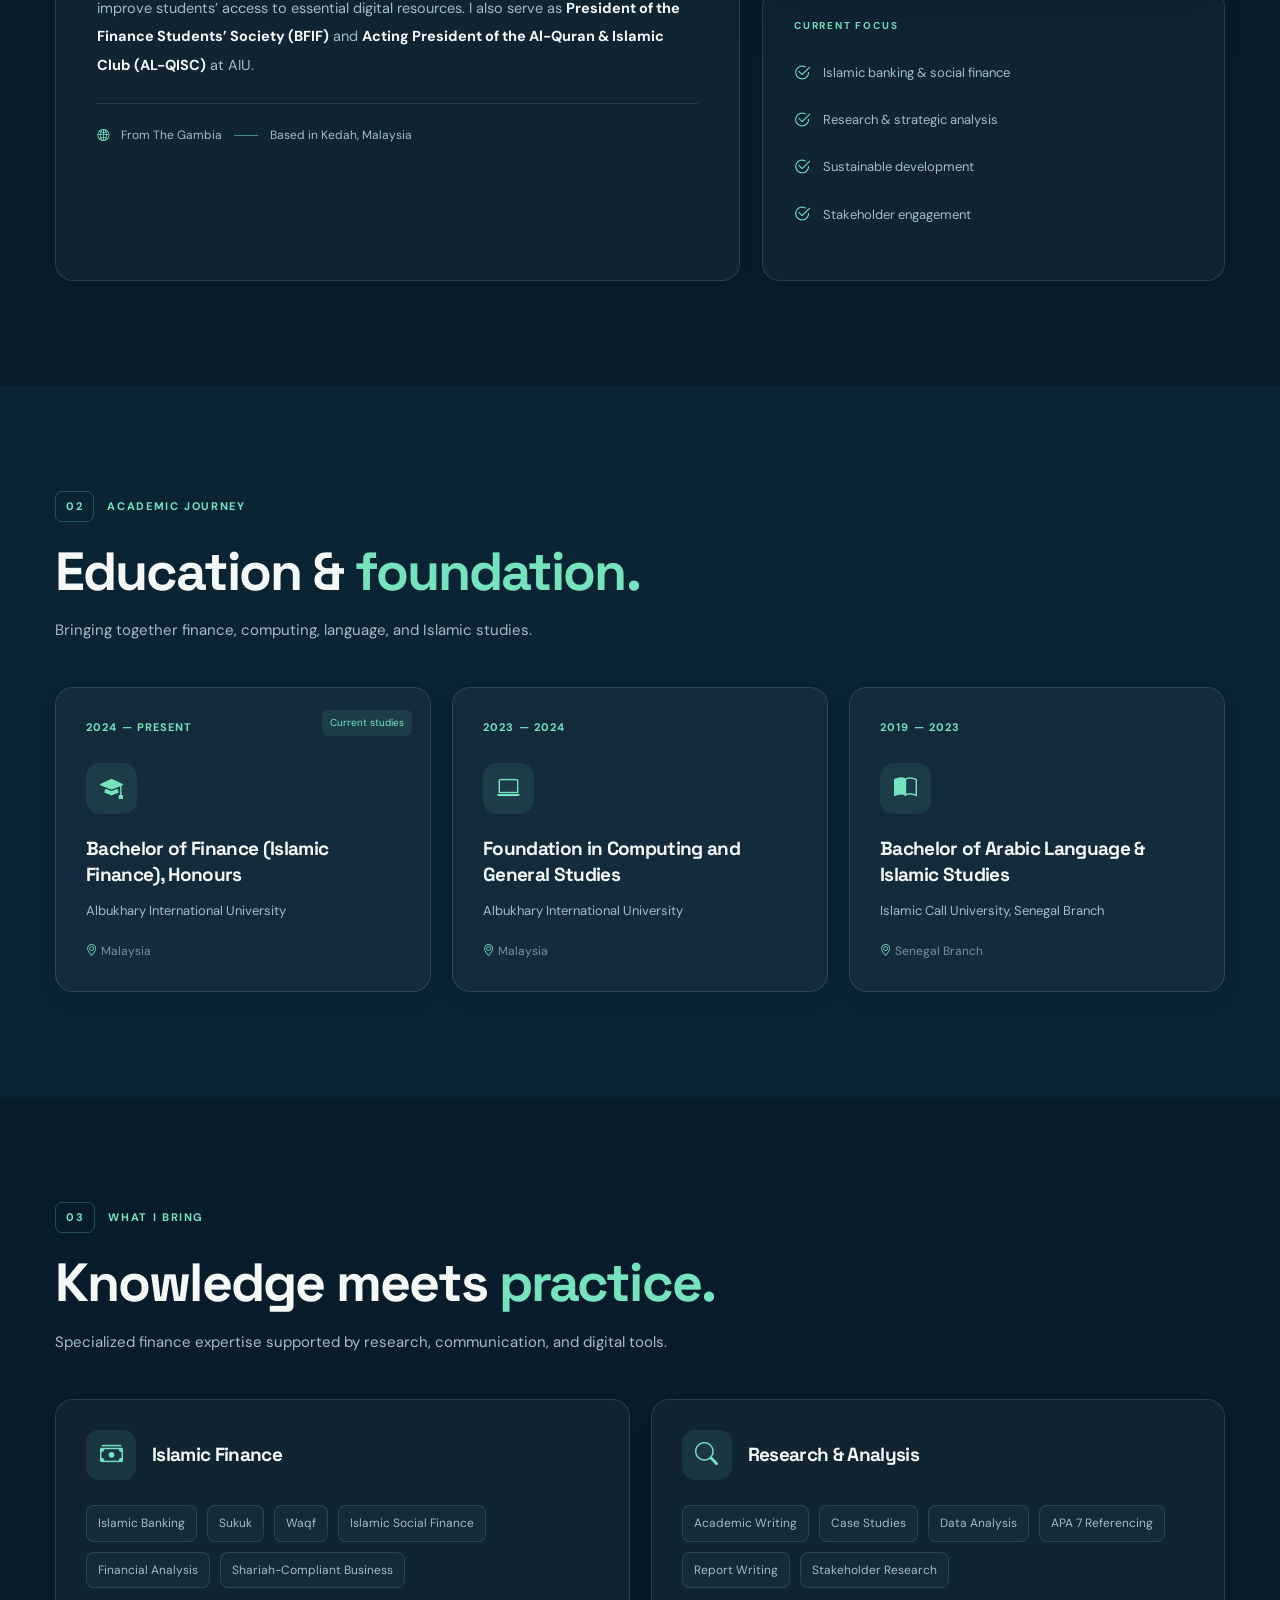
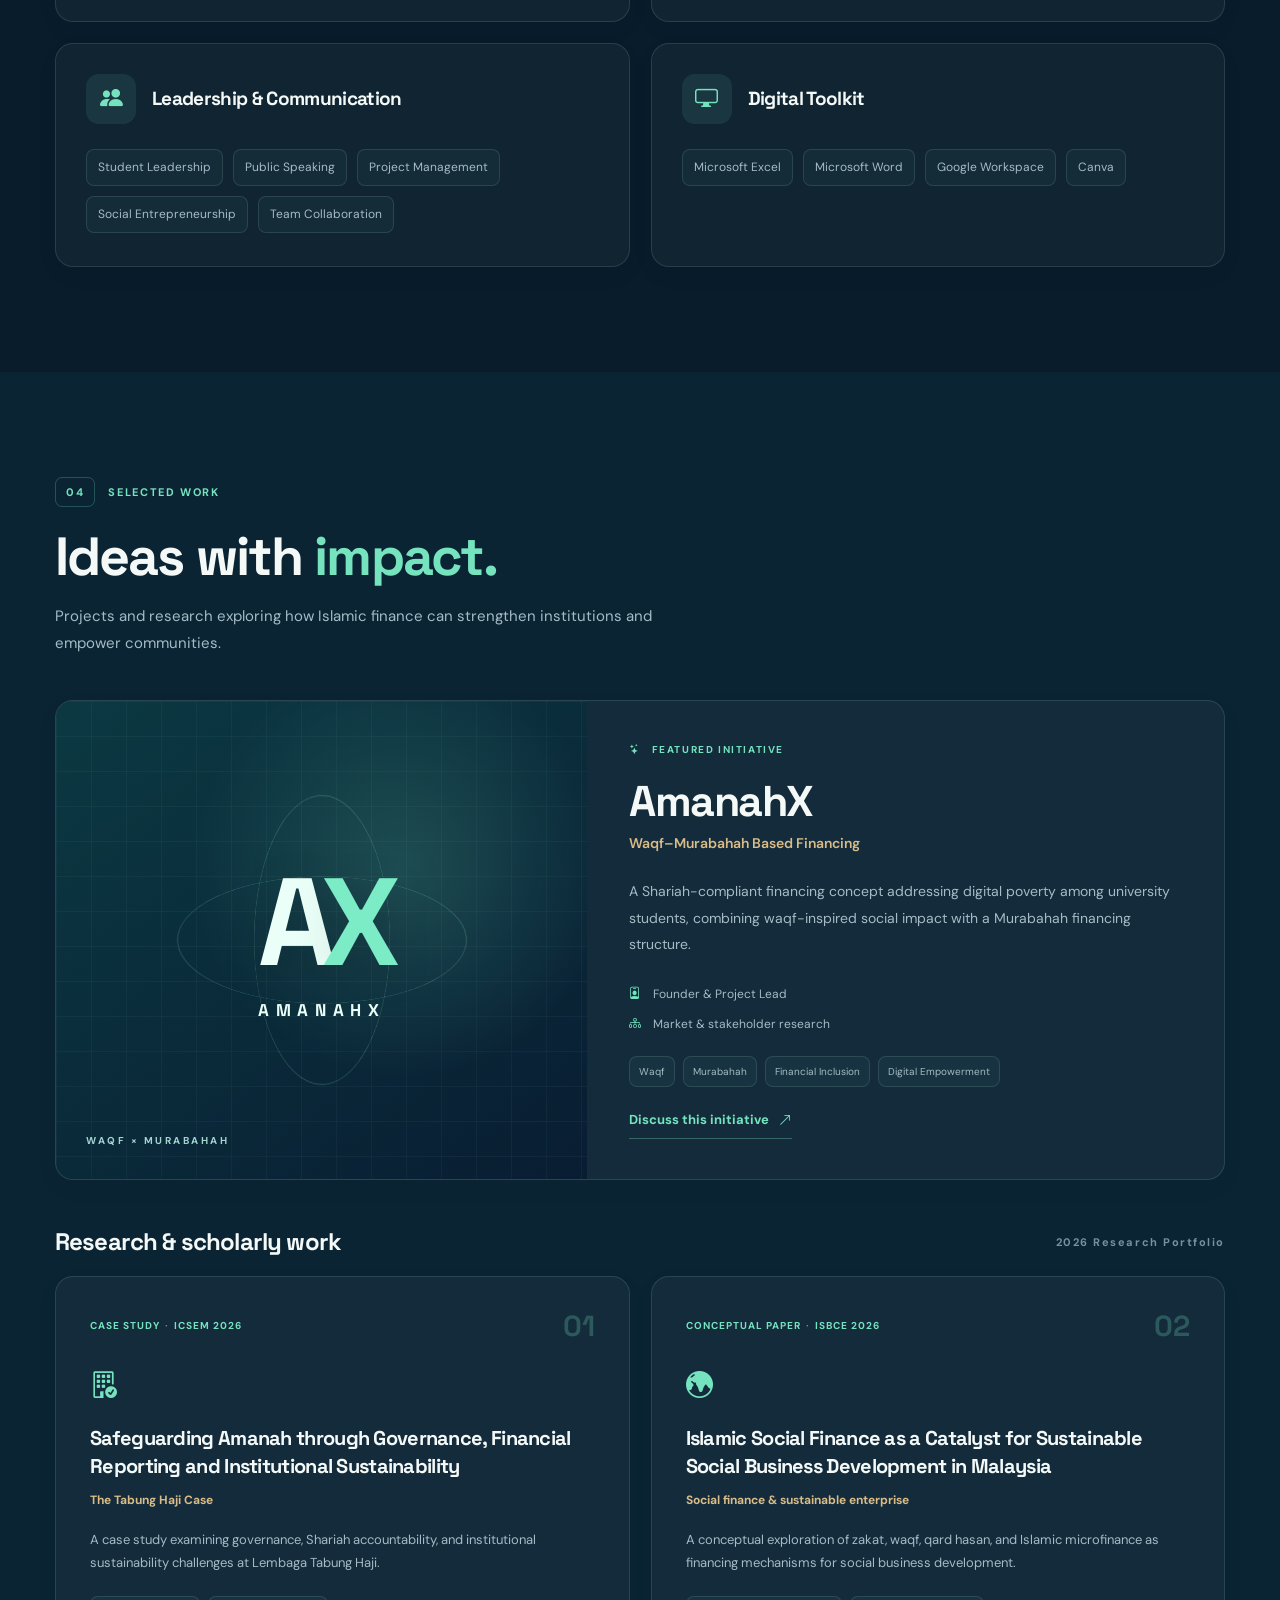
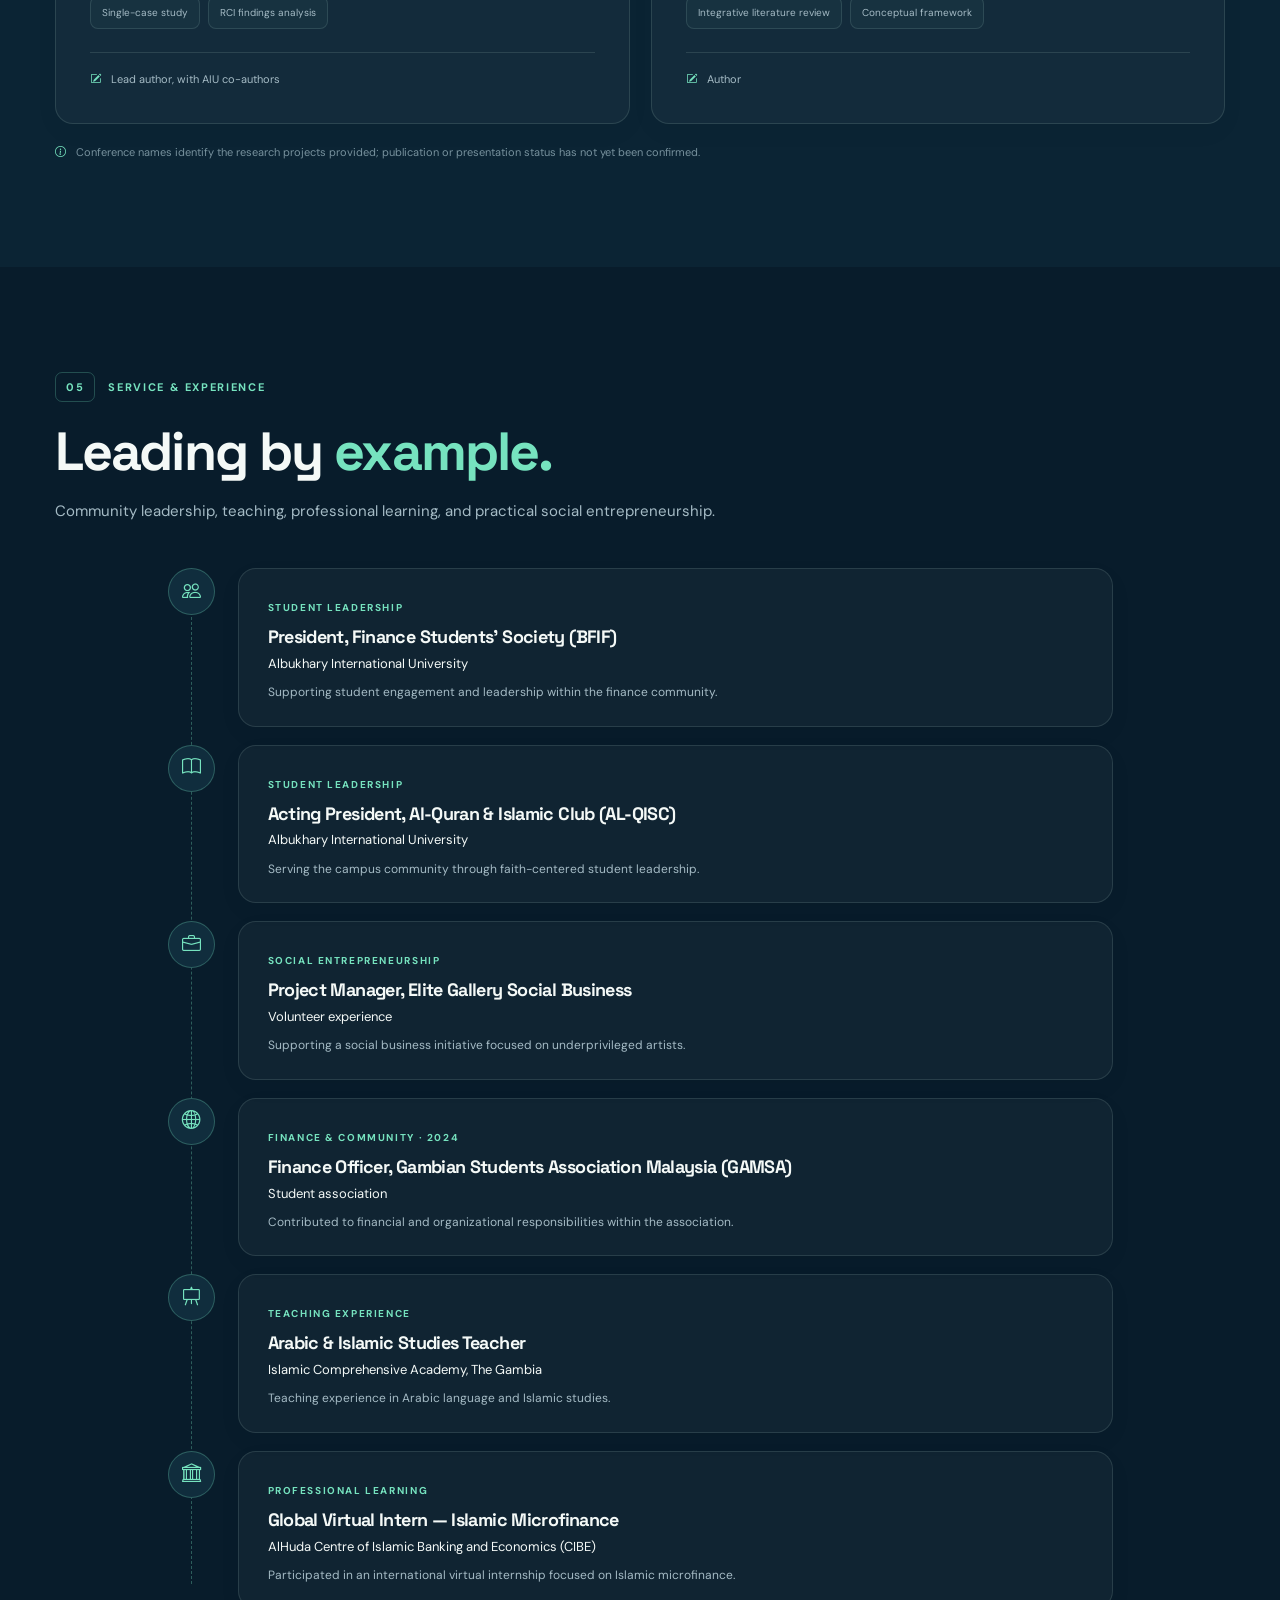
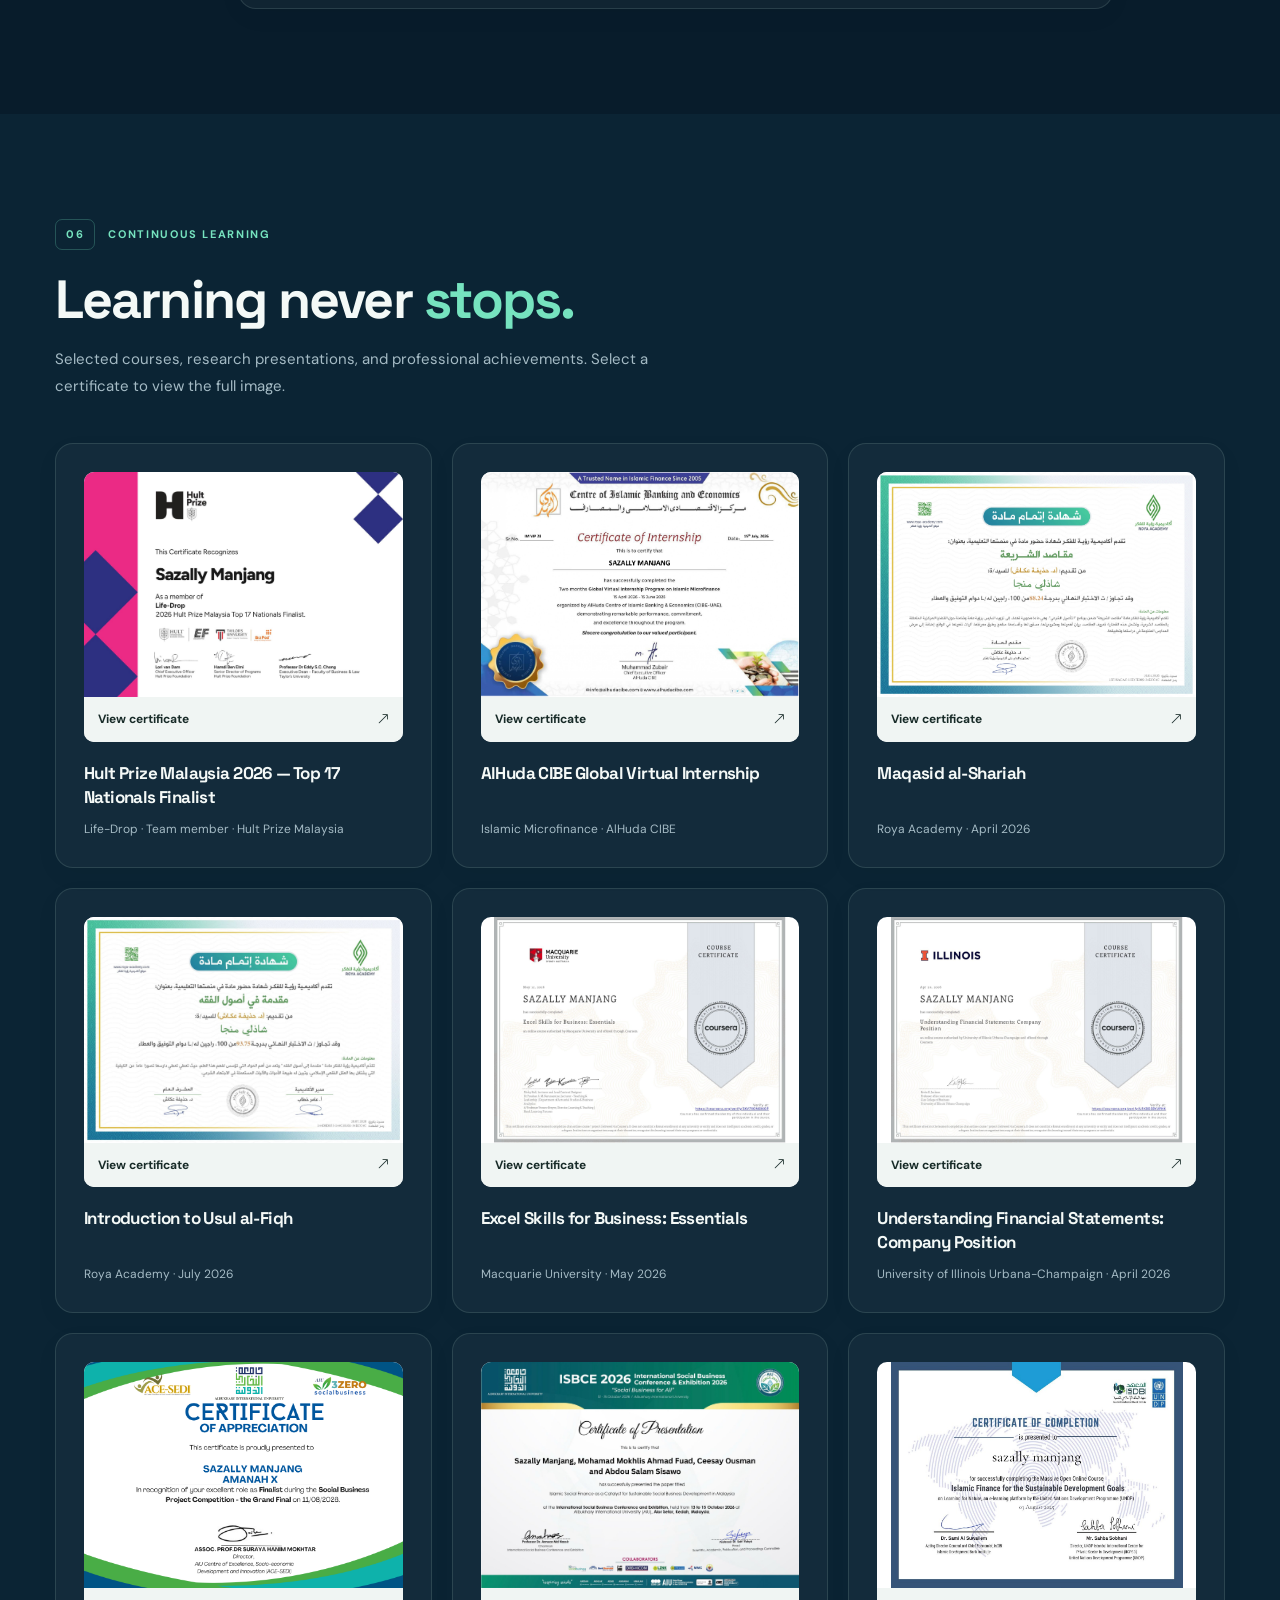
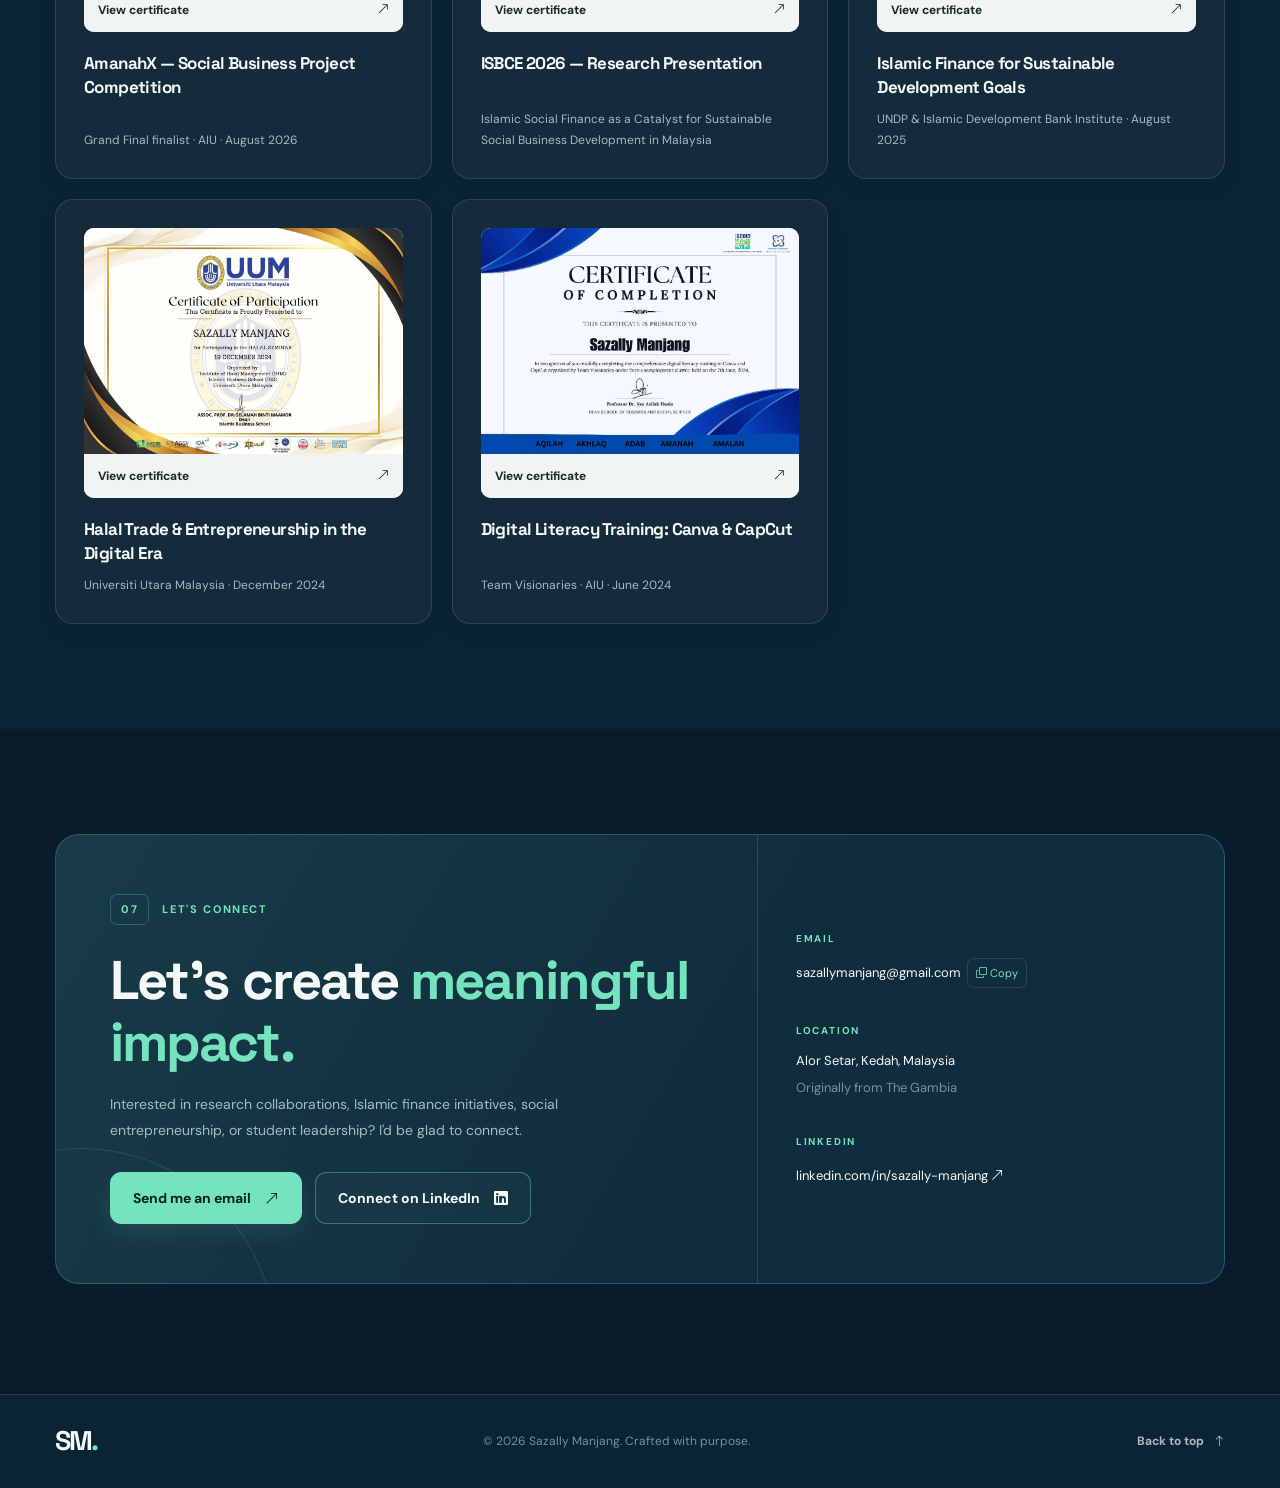
<file: sazally-manjang-portfolio/index.html>
<!doctype html>
<html lang="en">
<head>
  <meta charset="UTF-8">
  <meta name="viewport" content="width=device-width, initial-scale=1">
  <meta name="theme-color" content="#091b2a">
  <meta name="description" content="Sazally Manjang is an Islamic Finance undergraduate, researcher, and student leader at Albukhary International University, focusing on Shariah-compliant finance, waqf, and social innovation.">
  <meta property="og:type" content="website">
  <meta property="og:title" content="Sazally Manjang | Islamic Finance & Research">
  <meta property="og:description" content="Islamic finance, purpose-driven research, waqf-based social finance, and student leadership.">
  <title>Sazally Manjang | Islamic Finance & Research</title>
  <link rel="icon" href="assets/images/favicon.svg" type="image/svg+xml">
  <link rel="preconnect" href="https://fonts.googleapis.com">
  <link rel="preconnect" href="https://fonts.gstatic.com" crossorigin>
  <link href="https://fonts.googleapis.com/css2?family=DM+Sans:wght@400;500;600;700&family=Space+Grotesk:wght@400;500;600;700&display=swap" rel="stylesheet">
  <link href="https://cdn.jsdelivr.net/npm/bootstrap-icons@1.11.3/font/bootstrap-icons.css" rel="stylesheet">
  <script>
    try { if (localStorage.getItem('sazally-theme') === 'light') document.documentElement.dataset.theme = 'light'; }
    catch (e) { /* Theme persistence not available in this browser. */ }
  </script>
  <link href="style.css" rel="stylesheet">
  <script src="script.js" defer></script>
  <script type="application/ld+json">
  {"@context":"https://schema.org","@type":"Person","name":"Sazally Manjang","jobTitle":"Islamic Finance Student and Researcher","email":"mailto:sazallymanjang@gmail.com","sameAs":["https://www.linkedin.com/in/sazally-manjang"],"alumniOf":[{"@type":"CollegeOrUniversity","name":"Islamic Call University"}],"affiliation":{"@type":"CollegeOrUniversity","name":"Albukhary International University"}}
  </script>
</head>
<body>
  <a class="skip-link" href="#main">Skip to main content</a>
  <header class="site-header" id="top">
    <div class="container header-inner">
      <a class="brand" href="#home" aria-label="Sazally Manjang, go to homepage"><span class="brand-mark">SM<span class="brand-dot">.</span></span><span class="brand-word">SAZALLY <strong>MANJANG</strong></span></a>
      <nav class="site-nav" id="siteNav" aria-label="Main navigation">
        <a href="#home" class="nav-link active">Home</a>
        <a href="#about" class="nav-link">About</a>
        <a href="#expertise" class="nav-link">Expertise</a>
        <a href="#work" class="nav-link">Work & Research</a>
        <a href="#experience" class="nav-link">Experience</a>
        <a href="#certificates" class="nav-link">Certificates</a>
        <a href="#contact" class="nav-link">Contact</a>
      </nav>
      <div class="header-actions">
        <button class="theme-toggle" type="button" aria-label="Switch to light theme" aria-pressed="false" title="Toggle light/dark theme"><i class="bi bi-sun" aria-hidden="true"></i></button>
        <button class="menu-toggle" type="button" aria-label="Open navigation menu" aria-controls="siteNav" aria-expanded="false"><span></span><span></span><span></span></button>
      </div>
    </div>
  </header>

  <main id="main">
    <section class="hero" id="home" aria-labelledby="hero-heading">
      <div class="hero-grid" aria-hidden="true"></div>
      <div class="container hero-layout">
        <div class="hero-copy reveal">
          <div class="eyebrow-pill"><span class="live-dot"></span> ISLAMIC FINANCE · RESEARCH · LEADERSHIP</div>
          <p class="hero-overline">Assalamu Alaikum, I'm</p>
          <h1 id="hero-heading">Sazally <span>Manjang<span class="punctuation">.</span></span></h1>
          <p class="hero-role">Islamic Finance Student <span class="role-divider">/</span> Researcher</p>
          <p class="hero-description">Exploring ethical finance and purposeful innovation. I focus on Shariah-compliant business development, waqf-based social finance, and creating opportunities for communities to thrive.</p>
          <div class="hero-cta">
            <a class="btn btn-primary" href="#work">Explore My Work <i class="bi bi-arrow-up-right" aria-hidden="true"></i></a>
            <a class="btn btn-outline" href="#contact">Let's Connect <i class="bi bi-arrow-right" aria-hidden="true"></i></a>
          </div>
          <div class="hero-social">
            <a href="https://www.linkedin.com/in/sazally-manjang" target="_blank" rel="noopener noreferrer" aria-label="Sazally Manjang on LinkedIn"><i class="bi bi-linkedin" aria-hidden="true"></i><span>LinkedIn</span></a>
            <a href="mailto:sazallymanjang@gmail.com" aria-label="Email Sazally Manjang"><i class="bi bi-envelope" aria-hidden="true"></i><span>Email</span></a>
            <span class="hero-location"><i class="bi bi-geo-alt" aria-hidden="true"></i> Alor Setar, Malaysia</span>
          </div>
        </div>
        <div class="hero-visual reveal">
          <div class="portrait-orbit orbit-one" aria-hidden="true"></div><div class="portrait-orbit orbit-two" aria-hidden="true"></div>
          <div class="portrait-frame">
            <div class="portrait-image-wrap"><img src="assets/images/profile.jpg" alt="Portrait of Sazally Manjang." width="520" height="600"></div>
            <div class="portrait-caption"><span class="caption-line"></span><span>Purpose-driven finance<br><strong>Rooted in values.</strong></span></div>
          </div>
          <div class="floating-note floating-note-left"><i class="bi bi-stars" aria-hidden="true"></i><span><small>FOUNDER</small><strong>AmanahX</strong></span></div>
          <div class="floating-note floating-note-right"><i class="bi bi-mortarboard" aria-hidden="true"></i><span><small>STUDYING AT</small><strong>AIU Malaysia</strong></span></div>
        </div>
      </div>
      <div class="container"><a class="scroll-prompt" href="#about">SCROLL TO EXPLORE <i class="bi bi-arrow-down" aria-hidden="true"></i></a></div>
    </section>

    <section class="highlights" aria-label="At a glance">
      <div class="container highlights-grid">
        <div class="highlight"><span class="highlight-icon"><i class="bi bi-bank" aria-hidden="true"></i></span><div><strong>Islamic Finance</strong><small>Shariah-compliant innovation</small></div></div>
        <div class="highlight"><span class="highlight-icon"><i class="bi bi-journal-text" aria-hidden="true"></i></span><div><strong>Research</strong><small>Governance & social finance</small></div></div>
        <div class="highlight"><span class="highlight-icon"><i class="bi bi-people" aria-hidden="true"></i></span><div><strong>Leadership</strong><small>Student societies & community</small></div></div>
        <div class="highlight"><span class="highlight-icon"><i class="bi bi-lightbulb" aria-hidden="true"></i></span><div><strong>Entrepreneurship</strong><small>AmanahX founder</small></div></div>
      </div>
    </section>

    <section class="section about-section" id="about" aria-labelledby="about-heading">
      <div class="container">
        <div class="section-top reveal"><span class="section-kicker"><span class="kicker-index">01</span> GET TO KNOW ME</span><h2 id="about-heading">Finance with a <em>purpose.</em></h2><p>An interdisciplinary journey connecting knowledge, ethical responsibility, and community impact.</p></div>
        <div class="about-layout">
          <div class="about-main glass-panel reveal">
            <h3>A little about me</h3>
            <p>I’m an Islamic Finance undergraduate at <strong>Albukhary International University (AIU)</strong> with an interdisciplinary foundation in Islamic Finance, Arabic Language, and Islamic Studies.</p>
            <p>My work brings together Islamic finance research, Shariah-compliant business development, social entrepreneurship, and student leadership. Through international academic programs and consulting-oriented projects, I have developed a strong interest in practical, values-based financial solutions.</p>
            <p>As the founder of <strong>AmanahX</strong>, a waqf-based financing initiative, I’m exploring ways to improve students’ access to essential digital resources. I also serve as <strong>President of the Finance Students’ Society (BFIF)</strong> and <strong>Acting President of the Al-Quran & Islamic Club (AL-QISC)</strong> at AIU.</p>
            <div class="about-origin"><i class="bi bi-globe2" aria-hidden="true"></i> From The Gambia <span class="origin-line"></span> Based in Kedah, Malaysia</div>
          </div>
          <aside class="about-aside reveal" aria-label="Career direction">
            <div class="quote-card"><div class="quote-symbol">“</div><blockquote>Advancing innovative, Shariah-compliant financial solutions that create measurable social value.</blockquote><span>MY PROFESSIONAL VISION</span></div>
            <div class="focus-card glass-panel"><span class="small-heading">CURRENT FOCUS</span><div class="focus-item"><i class="bi bi-check2-circle" aria-hidden="true"></i> Islamic banking & social finance</div><div class="focus-item"><i class="bi bi-check2-circle" aria-hidden="true"></i> Research & strategic analysis</div><div class="focus-item"><i class="bi bi-check2-circle" aria-hidden="true"></i> Sustainable development</div><div class="focus-item"><i class="bi bi-check2-circle" aria-hidden="true"></i> Stakeholder engagement</div></div>
          </aside>
        </div>
      </div>
    </section>

    <section class="section alt-section" id="education" aria-labelledby="education-heading">
      <div class="container">
        <div class="section-top reveal"><span class="section-kicker"><span class="kicker-index">02</span> ACADEMIC JOURNEY</span><h2 id="education-heading">Education & <em>foundation.</em></h2><p>Bringing together finance, computing, language, and Islamic studies.</p></div>
        <div class="education-grid">
          <article class="education-item glass-panel reveal"><span class="edu-year">2024 — PRESENT</span><span class="edu-icon"><i class="bi bi-mortarboard-fill" aria-hidden="true"></i></span><h3>Bachelor of Finance (Islamic Finance), Honours</h3><p>Albukhary International University</p><span class="edu-place"><i class="bi bi-geo-alt" aria-hidden="true"></i> Malaysia</span><span class="edu-state">Current studies</span></article>
          <article class="education-item glass-panel reveal"><span class="edu-year">2023 — 2024</span><span class="edu-icon"><i class="bi bi-laptop" aria-hidden="true"></i></span><h3>Foundation in Computing and General Studies</h3><p>Albukhary International University</p><span class="edu-place"><i class="bi bi-geo-alt" aria-hidden="true"></i> Malaysia</span></article>
          <article class="education-item glass-panel reveal"><span class="edu-year">2019 — 2023</span><span class="edu-icon"><i class="bi bi-book-half" aria-hidden="true"></i></span><h3>Bachelor of Arabic Language & Islamic Studies</h3><p>Islamic Call University, Senegal Branch</p><span class="edu-place"><i class="bi bi-geo-alt" aria-hidden="true"></i> Senegal Branch</span></article>
        </div>
      </div>
    </section>

    <section class="section" id="expertise" aria-labelledby="expertise-heading">
      <div class="container">
        <div class="section-top reveal"><span class="section-kicker"><span class="kicker-index">03</span> WHAT I BRING</span><h2 id="expertise-heading">Knowledge meets <em>practice.</em></h2><p>Specialized finance expertise supported by research, communication, and digital tools.</p></div>
        <div class="expertise-grid">
          <div class="skill-group glass-panel reveal"><div class="skill-group-head"><span class="skill-icon"><i class="bi bi-cash-stack" aria-hidden="true"></i></span><h3>Islamic Finance</h3></div><div class="skill-tags"><span>Islamic Banking</span><span>Sukuk</span><span>Waqf</span><span>Islamic Social Finance</span><span>Financial Analysis</span><span>Shariah-Compliant Business</span></div></div>
          <div class="skill-group glass-panel reveal"><div class="skill-group-head"><span class="skill-icon"><i class="bi bi-search" aria-hidden="true"></i></span><h3>Research & Analysis</h3></div><div class="skill-tags"><span>Academic Writing</span><span>Case Studies</span><span>Data Analysis</span><span>APA 7 Referencing</span><span>Report Writing</span><span>Stakeholder Research</span></div></div>
          <div class="skill-group glass-panel reveal"><div class="skill-group-head"><span class="skill-icon"><i class="bi bi-people-fill" aria-hidden="true"></i></span><h3>Leadership & Communication</h3></div><div class="skill-tags"><span>Student Leadership</span><span>Public Speaking</span><span>Project Management</span><span>Social Entrepreneurship</span><span>Team Collaboration</span></div></div>
          <div class="skill-group glass-panel reveal"><div class="skill-group-head"><span class="skill-icon"><i class="bi bi-display" aria-hidden="true"></i></span><h3>Digital Toolkit</h3></div><div class="skill-tags"><span>Microsoft Excel</span><span>Microsoft Word</span><span>Google Workspace</span><span>Canva</span></div></div>
        </div>
      </div>
    </section>

    <section class="section alt-section" id="work" aria-labelledby="work-heading">
      <div class="container">
        <div class="section-top reveal"><span class="section-kicker"><span class="kicker-index">04</span> SELECTED WORK</span><h2 id="work-heading">Ideas with <em>impact.</em></h2><p>Projects and research exploring how Islamic finance can strengthen institutions and empower communities.</p></div>
        <article class="feature-project glass-panel reveal">
          <div class="feature-art" role="img" aria-label="Illustrated abstract graphic for AmanahX; project image to be added later"><div class="feature-ring ring-a"></div><div class="feature-ring ring-b"></div><div class="feature-logo">A<span>X</span><small>AMANAHX</small></div><div class="art-caption">WAQF × MURABAHAH</div></div>
          <div class="feature-content"><span class="project-kind"><i class="bi bi-stars" aria-hidden="true"></i> FEATURED INITIATIVE</span><h3>AmanahX</h3><p class="project-subtitle">Waqf–Murabahah Based Financing</p><p>A Shariah-compliant financing concept addressing digital poverty among university students, combining waqf-inspired social impact with a Murabahah financing structure.</p><div class="project-details"><span><i class="bi bi-person-badge" aria-hidden="true"></i> Founder & Project Lead</span><span><i class="bi bi-diagram-3" aria-hidden="true"></i> Market & stakeholder research</span></div><div class="project-tags"><span>Waqf</span><span>Murabahah</span><span>Financial Inclusion</span><span>Digital Empowerment</span></div><a href="#contact" class="text-arrow">Discuss this initiative <i class="bi bi-arrow-up-right" aria-hidden="true"></i></a></div>
        </article>
        <div class="work-subheading reveal"><h3>Research & scholarly work</h3><span>2026 Research Portfolio</span></div>
        <div class="research-grid">
          <article class="research-card glass-panel reveal"><div class="research-top"><span class="research-type">CASE STUDY <span class="bullet-separator">·</span> ICSEM 2026</span><span class="research-number">01</span></div><div class="research-symbol"><i class="bi bi-building-check" aria-hidden="true"></i></div><h4>Safeguarding Amanah through Governance, Financial Reporting and Institutional Sustainability</h4><p class="research-subtitle">The Tabung Haji Case</p><p>A case study examining governance, Shariah accountability, and institutional sustainability challenges at Lembaga Tabung Haji.</p><div class="research-methods"><span>Single-case study</span><span>RCI findings analysis</span></div><div class="research-footer"><span><i class="bi bi-pencil-square" aria-hidden="true"></i> Lead author, with AIU co-authors</span></div></article>
          <article class="research-card glass-panel reveal"><div class="research-top"><span class="research-type">CONCEPTUAL PAPER <span class="bullet-separator">·</span> ISBCE 2026</span><span class="research-number">02</span></div><div class="research-symbol"><i class="bi bi-globe-central-south-asia" aria-hidden="true"></i></div><h4>Islamic Social Finance as a Catalyst for Sustainable Social Business Development in Malaysia</h4><p class="research-subtitle">Social finance & sustainable enterprise</p><p>A conceptual exploration of zakat, waqf, qard hasan, and Islamic microfinance as financing mechanisms for social business development.</p><div class="research-methods"><span>Integrative literature review</span><span>Conceptual framework</span></div><div class="research-footer"><span><i class="bi bi-pencil-square" aria-hidden="true"></i> Author</span></div></article>
        </div>
        <p class="research-note"><i class="bi bi-info-circle" aria-hidden="true"></i> Conference names identify the research projects provided; publication or presentation status has not yet been confirmed.</p>
      </div>
    </section>

    <section class="section" id="experience" aria-labelledby="experience-heading">
      <div class="container">
        <div class="section-top reveal"><span class="section-kicker"><span class="kicker-index">05</span> SERVICE & EXPERIENCE</span><h2 id="experience-heading">Leading by <em>example.</em></h2><p>Community leadership, teaching, professional learning, and practical social entrepreneurship.</p></div>
        <div class="timeline">
          <article class="timeline-item reveal"><div class="timeline-dot"><i class="bi bi-people" aria-hidden="true"></i></div><div class="timeline-content glass-panel"><span class="timeline-label">STUDENT LEADERSHIP</span><h3>President, Finance Students’ Society (BFIF)</h3><p>Albukhary International University</p><span>Supporting student engagement and leadership within the finance community.</span></div></article>
          <article class="timeline-item reveal"><div class="timeline-dot"><i class="bi bi-book" aria-hidden="true"></i></div><div class="timeline-content glass-panel"><span class="timeline-label">STUDENT LEADERSHIP</span><h3>Acting President, Al-Quran & Islamic Club (AL-QISC)</h3><p>Albukhary International University</p><span>Serving the campus community through faith-centered student leadership.</span></div></article>
          <article class="timeline-item reveal"><div class="timeline-dot"><i class="bi bi-briefcase" aria-hidden="true"></i></div><div class="timeline-content glass-panel"><span class="timeline-label">SOCIAL ENTREPRENEURSHIP</span><h3>Project Manager, Elite Gallery Social Business</h3><p>Volunteer experience</p><span>Supporting a social business initiative focused on underprivileged artists.</span></div></article>
          <article class="timeline-item reveal"><div class="timeline-dot"><i class="bi bi-globe2" aria-hidden="true"></i></div><div class="timeline-content glass-panel"><span class="timeline-label">FINANCE & COMMUNITY · 2024</span><h3>Finance Officer, Gambian Students Association Malaysia (GAMSA)</h3><p>Student association</p><span>Contributed to financial and organizational responsibilities within the association.</span></div></article>
          <article class="timeline-item reveal"><div class="timeline-dot"><i class="bi bi-easel" aria-hidden="true"></i></div><div class="timeline-content glass-panel"><span class="timeline-label">TEACHING EXPERIENCE</span><h3>Arabic & Islamic Studies Teacher</h3><p>Islamic Comprehensive Academy, The Gambia</p><span>Teaching experience in Arabic language and Islamic studies.</span></div></article>
          <article class="timeline-item reveal"><div class="timeline-dot"><i class="bi bi-bank" aria-hidden="true"></i></div><div class="timeline-content glass-panel"><span class="timeline-label">PROFESSIONAL LEARNING</span><h3>Global Virtual Intern — Islamic Microfinance</h3><p>AlHuda Centre of Islamic Banking and Economics (CIBE)</p><span>Participated in an international virtual internship focused on Islamic microfinance.</span></div></article>
        </div>
      </div>
    </section>

    <section class="section alt-section" id="certificates" aria-labelledby="certificates-heading">
      <div class="container">
        <div class="section-top reveal"><span class="section-kicker"><span class="kicker-index">06</span> CONTINUOUS LEARNING</span><h2 id="certificates-heading">Learning never <em>stops.</em></h2><p>Selected courses, research presentations, and professional achievements. Select a certificate to view the full image.</p></div>
        <div class="cert-grid">
          <article class="cert-card glass-panel reveal"><a class="cert-preview" href="assets/certificates/hult-prize-malaysia-2026-finalist.jpeg" target="_blank" rel="noopener noreferrer" aria-label="View Hult Prize Malaysia 2026 certificate (opens in a new tab)"><img src="assets/certificates/hult-prize-malaysia-2026-finalist.jpeg" alt="Certificate recognizing Sazally Manjang as a Life-Drop team member and 2026 Hult Prize Malaysia Top 17 Nationals Finalist" loading="lazy" width="1600" height="1131"><span>View certificate <i class="bi bi-arrow-up-right" aria-hidden="true"></i></span></a><h3>Hult Prize Malaysia 2026 — Top 17 Nationals Finalist</h3><p>Life-Drop · Team member · Hult Prize Malaysia</p></article>
          <article class="cert-card glass-panel reveal"><a class="cert-preview" href="assets/certificates/alhuda-islamic-microfinance.jpeg" target="_blank" rel="noopener noreferrer" aria-label="View AlHuda CIBE Global Virtual Internship certificate (opens in a new tab)"><img src="assets/certificates/alhuda-islamic-microfinance.jpeg" alt="AlHuda CIBE Global Virtual Internship certificate awarded to Sazally Manjang" loading="lazy" width="1600" height="1132"><span>View certificate <i class="bi bi-arrow-up-right" aria-hidden="true"></i></span></a><h3>AlHuda CIBE Global Virtual Internship</h3><p>Islamic Microfinance · AlHuda CIBE</p></article>
          <article class="cert-card glass-panel reveal"><a class="cert-preview" href="assets/certificates/maqasid-al-shariah.jpeg" target="_blank" rel="noopener noreferrer" aria-label="View Maqasid al-Shariah certificate (opens in a new tab)"><img src="assets/certificates/maqasid-al-shariah.jpeg" alt="Maqasid al-Shariah certificate awarded to Sazally Manjang" loading="lazy" width="1600" height="1132"><span>View certificate <i class="bi bi-arrow-up-right" aria-hidden="true"></i></span></a><h3>Maqasid al-Shariah</h3><p>Roya Academy · April 2026</p></article>
          <article class="cert-card glass-panel reveal"><a class="cert-preview" href="assets/certificates/introduction-usul-al-fiqh.jpeg" target="_blank" rel="noopener noreferrer" aria-label="View Introduction to Usul al-Fiqh certificate (opens in a new tab)"><img src="assets/certificates/introduction-usul-al-fiqh.jpeg" alt="Introduction to Usul al-Fiqh certificate awarded to Sazally Manjang" loading="lazy" width="1600" height="1132"><span>View certificate <i class="bi bi-arrow-up-right" aria-hidden="true"></i></span></a><h3>Introduction to Usul al-Fiqh</h3><p>Roya Academy · July 2026</p></article>
          <article class="cert-card glass-panel reveal"><a class="cert-preview" href="assets/certificates/excel-business-essentials.jpeg" target="_blank" rel="noopener noreferrer" aria-label="View Excel Skills for Business: Essentials certificate (opens in a new tab)"><img src="assets/certificates/excel-business-essentials.jpeg" alt="Excel Skills for Business: Essentials certificate awarded to Sazally Manjang" loading="lazy" width="1600" height="1132"><span>View certificate <i class="bi bi-arrow-up-right" aria-hidden="true"></i></span></a><h3>Excel Skills for Business: Essentials</h3><p>Macquarie University · May 2026</p></article>
          <article class="cert-card glass-panel reveal"><a class="cert-preview" href="assets/certificates/financial-statements-company-position.jpeg" target="_blank" rel="noopener noreferrer" aria-label="View Understanding Financial Statements: Company Position certificate (opens in a new tab)"><img src="assets/certificates/financial-statements-company-position.jpeg" alt="Understanding Financial Statements: Company Position certificate awarded to Sazally Manjang" loading="lazy" width="1600" height="1132"><span>View certificate <i class="bi bi-arrow-up-right" aria-hidden="true"></i></span></a><h3>Understanding Financial Statements: Company Position</h3><p>University of Illinois Urbana-Champaign · April 2026</p></article>
          <article class="cert-card glass-panel reveal"><a class="cert-preview" href="assets/certificates/amanahx-finalist.png" target="_blank" rel="noopener noreferrer" aria-label="View AmanahX — Social Business Project Competition certificate (opens in a new tab)"><img src="assets/certificates/amanahx-finalist.png" alt="AmanahX — Social Business Project Competition certificate awarded to Sazally Manjang" loading="lazy" width="1600" height="1132"><span>View certificate <i class="bi bi-arrow-up-right" aria-hidden="true"></i></span></a><h3>AmanahX — Social Business Project Competition</h3><p>Grand Final finalist · AIU · August 2026</p></article>
          <article class="cert-card glass-panel reveal"><a class="cert-preview" href="assets/certificates/isbce-2026-presentation.jpeg" target="_blank" rel="noopener noreferrer" aria-label="View ISBCE 2026 — Research Presentation certificate (opens in a new tab)"><img src="assets/certificates/isbce-2026-presentation.jpeg" alt="ISBCE 2026 — Research Presentation certificate awarded to Sazally Manjang" loading="lazy" width="1600" height="1132"><span>View certificate <i class="bi bi-arrow-up-right" aria-hidden="true"></i></span></a><h3>ISBCE 2026 — Research Presentation</h3><p>Islamic Social Finance as a Catalyst for Sustainable Social Business Development in Malaysia</p></article>
          <article class="cert-card glass-panel reveal"><a class="cert-preview" href="assets/certificates/islamic-finance-sdgs.jpeg" target="_blank" rel="noopener noreferrer" aria-label="View Islamic Finance for Sustainable Development Goals certificate (opens in a new tab)"><img src="assets/certificates/islamic-finance-sdgs.jpeg" alt="Islamic Finance for Sustainable Development Goals certificate awarded to Sazally Manjang" loading="lazy" width="1080" height="834"><span>View certificate <i class="bi bi-arrow-up-right" aria-hidden="true"></i></span></a><h3>Islamic Finance for Sustainable Development Goals</h3><p>UNDP &amp; Islamic Development Bank Institute · August 2025</p></article>
          <article class="cert-card glass-panel reveal"><a class="cert-preview" href="assets/certificates/uum-halal-seminar.jpeg" target="_blank" rel="noopener noreferrer" aria-label="View Halal Trade &amp; Entrepreneurship in the Digital Era certificate (opens in a new tab)"><img src="assets/certificates/uum-halal-seminar.jpeg" alt="Halal Seminar certificate awarded to Sazally Manjang" loading="lazy" width="1080" height="764"><span>View certificate <i class="bi bi-arrow-up-right" aria-hidden="true"></i></span></a><h3>Halal Trade &amp; Entrepreneurship in the Digital Era</h3><p>Universiti Utara Malaysia · December 2024</p></article>
          <article class="cert-card glass-panel reveal"><a class="cert-preview" href="assets/certificates/canva-capcut-digital-literacy.jpeg" target="_blank" rel="noopener noreferrer" aria-label="View Digital Literacy Training: Canva &amp; CapCut certificate (opens in a new tab)"><img src="assets/certificates/canva-capcut-digital-literacy.jpeg" alt="Digital Literacy Training: Canva &amp; CapCut certificate awarded to Sazally Manjang" loading="lazy" width="1000" height="707"><span>View certificate <i class="bi bi-arrow-up-right" aria-hidden="true"></i></span></a><h3>Digital Literacy Training: Canva &amp; CapCut</h3><p>Team Visionaries · AIU · June 2024</p></article>
        </div>
      </div>
    </section>

    <section class="section contact-section" id="contact" aria-labelledby="contact-heading">
      <div class="container"><div class="contact-shell reveal"><div class="contact-glow" aria-hidden="true"></div><div class="contact-main"><span class="section-kicker"><span class="kicker-index">07</span> LET'S CONNECT</span><h2 id="contact-heading">Let's create <em>meaningful impact.</em></h2><p>Interested in research collaborations, Islamic finance initiatives, social entrepreneurship, or student leadership? I'd be glad to connect.</p><div class="contact-ctas"><a href="mailto:sazallymanjang@gmail.com?subject=Hello%20Sazally%20%E2%80%94%20Portfolio%20Inquiry" class="btn btn-primary">Send me an email <i class="bi bi-arrow-up-right" aria-hidden="true"></i></a><a href="https://www.linkedin.com/in/sazally-manjang" class="btn btn-outline" target="_blank" rel="noopener noreferrer">Connect on LinkedIn <i class="bi bi-linkedin" aria-hidden="true"></i></a></div></div><div class="contact-meta"><div><small>EMAIL</small><a href="mailto:sazallymanjang@gmail.com">sazallymanjang@gmail.com</a><button class="copy-email" type="button" data-email="sazallymanjang@gmail.com" aria-label="Copy email address"><i class="bi bi-copy" aria-hidden="true"></i> <span>Copy</span></button></div><div><small>LOCATION</small><p>Alor Setar, Kedah, Malaysia</p><p class="minor">Originally from The Gambia</p></div><div><small>LINKEDIN</small><a href="https://www.linkedin.com/in/sazally-manjang" target="_blank" rel="noopener noreferrer">linkedin.com/in/sazally-manjang <i class="bi bi-arrow-up-right" aria-hidden="true"></i></a></div></div></div></div>
    </section>
  </main>
  <footer class="footer"><div class="container footer-inner"><a href="#home" class="footer-brand">SM<span>.</span></a><p>© <span id="year"></span> Sazally Manjang. Crafted with purpose.</p><a href="#home" class="back-top">Back to top <i class="bi bi-arrow-up" aria-hidden="true"></i></a></div></footer>
  <div class="toast" id="toast" role="status" aria-live="polite"></div>
</body>
</html>
</file>
<file: style.css>
/* SAZALLY MANJANG — PERSONAL PORTFOLIO
   Inspired by the original portfolio's navy palette, soft-glow cards,
   type-led hero, polished interactions, and responsive layout. */
:root {
  --bg:#081c2b; --surface:#0b2434; --surface-2:#102d3d; --card:rgba(255,255,255,.035);
  --text:#f4f9f7; --muted:#a5bbc5; --subtle:#77919d; --line:rgba(196,236,224,.13);
  --accent:#76e3bf; --accent-strong:#40d4a6; --gold:#d9bc87; --accent-rgb:118,227,191;
  --shadow:0 28px 70px rgba(0,0,0,.22); --body-font:'DM Sans',system-ui,sans-serif;
  --heading-font:'Space Grotesk',system-ui,sans-serif; color-scheme:dark;
}
:root[data-theme="light"] {
  --bg:#f4f8f7; --surface:#eaf2f0; --surface-2:#fff; --card:rgba(255,255,255,.9);
  --text:#102e35; --muted:#46636e; --subtle:#647f86; --line:rgba(11,68,64,.14);
  --accent:#087960; --accent-strong:#056e56; --gold:#ab8243; --accent-rgb:8,121,96;
  --shadow:0 18px 50px rgba(16,65,57,.09); color-scheme:light;
}
*,*::before,*::after{box-sizing:border-box}
html{scroll-behavior:smooth;scroll-padding-top:94px}
body{margin:0;background:var(--bg);color:var(--text);font:400 16px/1.72 var(--body-font);overflow-x:hidden;transition:background .25s,color .25s}
h1,h2,h3,h4,p,blockquote{margin-top:0}
h1,h2,h3,h4{font-family:var(--heading-font);line-height:1.2;letter-spacing:-.035em}
a{color:inherit;text-decoration:none}a:hover{color:var(--accent)}button{font:inherit}button,a{-webkit-tap-highlight-color:transparent}
button:focus-visible,a:focus-visible{outline:3px solid var(--accent);outline-offset:4px}
img{max-width:100%;display:block}.container{width:min(1170px,calc(100% - 48px));margin-inline:auto}
.skip-link{position:absolute;z-index:1000;top:-80px;left:16px;padding:10px 18px;background:var(--accent);color:#061a19;border-radius:0 0 12px 12px}.skip-link:focus{top:0}
::selection{color:#05241c;background:#a1f3d8}
.site-header{position:fixed;inset:0 0 auto;z-index:100;background:rgba(8,28,43,.83);backdrop-filter:blur(18px);border-bottom:1px solid var(--line)}
[data-theme="light"] .site-header{background:rgba(244,248,247,.86)}
.header-inner{height:82px;display:flex;align-items:center;gap:22px;justify-content:space-between}
.brand{display:flex;align-items:center;gap:13px;white-space:nowrap}.brand-mark{font-family:var(--heading-font);font-size:28px;font-weight:700;letter-spacing:-.08em;color:var(--text)}
.brand-dot,.footer-brand span{color:var(--accent)}.brand-word{font-size:10px;letter-spacing:.2em;color:var(--muted);font-weight:700;line-height:1.55}.brand-word strong{color:var(--text);display:block;font-weight:700}
.site-nav{display:flex;align-items:center;justify-content:center;gap:3px;margin-left:auto}
.nav-link{color:var(--muted);font-size:12px;font-weight:700;padding:10px 9px;white-space:nowrap;border-radius:7px;transition:.2s}
.nav-link:hover,.nav-link.active{color:var(--accent);background:rgba(var(--accent-rgb),.07)}
.header-actions{display:flex;align-items:center;gap:10px}.theme-toggle,.menu-toggle{color:var(--text);background:transparent;border:1px solid var(--line);border-radius:12px;width:42px;height:42px;display:grid;place-items:center;cursor:pointer}
.theme-toggle:hover,.menu-toggle:hover{border-color:var(--accent);color:var(--accent)}.theme-toggle i{font-size:18px}.menu-toggle{display:none;align-content:center;gap:5px}
.menu-toggle span{display:block;background:currentColor;height:2px;width:19px;border-radius:4px;transition:transform .2s,opacity .2s}
.menu-toggle[aria-expanded="true"] span:nth-child(1){transform:translateY(7px) rotate(45deg)}.menu-toggle[aria-expanded="true"] span:nth-child(2){opacity:0}.menu-toggle[aria-expanded="true"] span:nth-child(3){transform:translateY(-7px) rotate(-45deg)}
.hero{position:relative;isolation:isolate;overflow:hidden;padding:145px 0 33px;min-height:790px;background:radial-gradient(ellipse 42% 47% at 78% 44%,rgba(var(--accent-rgb),.12),transparent 85%)}
.hero::after{content:'';position:absolute;width:350px;height:350px;right:-155px;top:140px;border-radius:50%;border:1px solid var(--line);z-index:-1}
.hero-grid{position:absolute;inset:0;background-image:linear-gradient(rgba(var(--accent-rgb),.035) 1px,transparent 1px),linear-gradient(90deg,rgba(var(--accent-rgb),.035) 1px,transparent 1px);background-size:62px 62px;mask-image:linear-gradient(to bottom,black,transparent 95%);z-index:-1}
.hero-layout{display:grid;grid-template-columns:1.08fr .92fr;align-items:center;gap:55px;min-height:570px}
.eyebrow-pill{display:inline-flex;align-items:center;gap:12px;padding:8px 16px;border:1px solid rgba(var(--accent-rgb),.24);border-radius:30px;background:rgba(var(--accent-rgb),.065);font-size:10px;letter-spacing:.135em;font-weight:700;color:var(--accent)}
.live-dot{display:inline-block;width:7px;height:7px;background:var(--accent);border-radius:50%;box-shadow:0 0 0 4px rgba(var(--accent-rgb),.12)}
.hero-overline{color:var(--muted);font-size:19px;margin:32px 0 13px}.hero h1{font-size:clamp(3.65rem,6.5vw,6rem);letter-spacing:-.075em;line-height:1.045;margin-bottom:21px;font-weight:700}
.hero h1>span{display:block;color:var(--accent)}.punctuation{color:var(--gold)}.hero-role{font-size:clamp(16px,1.8vw,21px);color:var(--text);font-weight:600;line-height:1.4}.role-divider{color:var(--gold);padding:0 9px}
.hero-description{max-width:560px;color:var(--muted);font-size:16px;line-height:1.85;margin:24px 0 29px}
.hero-cta,.contact-ctas{display:flex;gap:13px;flex-wrap:wrap}.btn{display:inline-flex;align-items:center;justify-content:center;gap:14px;border-radius:11px;font-weight:700;font-size:14px;padding:13px 22px;min-height:51px;transition:transform .22s,box-shadow .22s,border-color .22s}
.btn:hover{transform:translateY(-3px)}.btn-primary{background:var(--accent);border:1px solid var(--accent);color:#06251f;box-shadow:0 9px 25px rgba(var(--accent-rgb),.12)}
.btn-primary:hover{background:var(--accent-strong);color:#05241c;box-shadow:0 14px 30px rgba(var(--accent-rgb),.22)}
.btn-outline{border:1px solid rgba(var(--accent-rgb),.38);color:var(--text);background:rgba(var(--accent-rgb),.035)}.btn-outline:hover{border-color:var(--accent);color:var(--accent)}
.hero-social{display:flex;align-items:center;flex-wrap:wrap;gap:25px;margin-top:39px;color:var(--muted);font-size:12px}
.hero-social a,.hero-location{display:inline-flex;align-items:center;gap:9px}.hero-social i{color:var(--accent);font-size:16px}
.hero-visual{position:relative;width:min(440px,100%);justify-self:center;margin:0 0 12px 12px}
.portrait-frame{position:relative;border:1px solid rgba(var(--accent-rgb),.25);border-radius:180px 180px 28px 28px;padding:12px;background:rgba(var(--accent-rgb),.045);box-shadow:var(--shadow);transform:rotate(1.2deg)}
.portrait-image-wrap{border-radius:168px 168px 20px 20px;overflow:hidden;background:var(--surface-2);aspect-ratio:11/12}.portrait-image-wrap img{width:100%;height:100%;object-fit:cover}
.portrait-caption{position:absolute;bottom:23px;left:26px;right:26px;display:flex;align-items:center;gap:13px;color:#dff8f4;font-size:14px;font-style:italic;line-height:1.35;text-shadow:0 2px 10px #061a27}
.portrait-caption strong{font-size:17px;font-style:normal;font-weight:700}.caption-line{height:45px;width:3px;background:var(--accent);flex-shrink:0}
.portrait-orbit{position:absolute;border:1px solid rgba(var(--accent-rgb),.16);border-radius:50%;pointer-events:none}.orbit-one{inset:-25px -27px 20px}.orbit-two{inset:14px -55px -24px}
.floating-note{position:absolute;z-index:2;display:flex;align-items:center;gap:12px;background:#173a48;border:1px solid rgba(180,239,222,.2);box-shadow:0 17px 38px rgba(0,0,0,.25);border-radius:14px;padding:12px 15px;color:#ecfffa;transform:rotate(-1deg)}
.floating-note i{font-size:22px;color:#83eacb}.floating-note small{display:block;font-size:9px;letter-spacing:.15em;color:#a6c8c9;font-weight:700}.floating-note strong{display:block;font-size:14px;font-weight:700}
.floating-note-left{left:-44px;bottom:95px}.floating-note-right{right:-48px;top:94px;transform:rotate(2deg)}
.scroll-prompt{display:inline-flex;gap:14px;align-items:center;color:var(--subtle);font-size:10px;letter-spacing:.25em;font-weight:700;margin-top:26px}.scroll-prompt i{font-size:15px;color:var(--accent)}
.highlights{background:var(--surface);border-block:1px solid var(--line)}.highlights-grid{display:grid;grid-template-columns:repeat(4,1fr)}
.highlight{min-height:116px;display:flex;align-items:center;gap:15px;padding:18px 23px;border-right:1px solid var(--line)}.highlight:first-child{padding-left:0}.highlight:last-child{border:0;padding-right:0}
.highlight-icon{color:var(--accent);font-size:23px;background:rgba(var(--accent-rgb),.09);width:48px;height:48px;border-radius:14px;display:grid;place-items:center;flex-shrink:0}.highlight strong{font-size:13px;display:block;line-height:1.4}.highlight small{display:block;color:var(--subtle);font-size:11px;line-height:1.6;margin-top:3px}
.section{padding:105px 0}.alt-section{background:var(--surface)}.section-top{margin-bottom:43px;max-width:730px}.section-kicker{display:inline-flex;align-items:center;gap:13px;color:var(--accent);font-weight:700;font-size:11px;letter-spacing:.15em}
.kicker-index{font-size:11px;border:1px solid rgba(var(--accent-rgb),.25);padding:5px 10px;border-radius:7px;color:var(--accent)}.section-top h2{font-size:clamp(2.15rem,4.2vw,3.45rem);margin:20px 0 15px;line-height:1.13}
.section-top h2 em,.contact-shell h2 em{color:var(--accent);font-style:normal}.section-top>p{font-size:15px;line-height:1.8;color:var(--muted);max-width:660px;margin-bottom:0}
.glass-panel{background:var(--card);border:1px solid var(--line);border-radius:18px;box-shadow:0 8px 26px rgba(0,0,0,.035)}
.about-layout{display:grid;grid-template-columns:1.48fr 1fr;gap:22px}.about-main{padding:37px 41px}.about-main h3{font-size:22px;margin-bottom:22px}.about-main p{font-size:14.5px;color:var(--muted);line-height:1.95;margin-bottom:18px}.about-main p strong{color:var(--text);font-weight:700}.about-main p:last-of-type{margin-bottom:24px}
.about-origin{display:flex;gap:12px;align-items:center;flex-wrap:wrap;border-top:1px solid var(--line);padding-top:21px;color:var(--muted);font-size:12px}.about-origin i{color:var(--accent)}.origin-line{height:1px;width:24px;background:var(--accent);opacity:.55}
.about-aside{display:grid;grid-template-rows:1fr 1fr;gap:22px}.quote-card{position:relative;background:linear-gradient(135deg,#164d47,#0c343c);padding:28px 31px;border-radius:18px;color:#effff7;overflow:hidden;box-shadow:var(--shadow)}
.quote-card::after{content:'';position:absolute;right:-54px;bottom:-90px;width:230px;height:230px;border:1px solid rgba(192,255,234,.14);border-radius:50%}.quote-symbol{font-family:Georgia,serif;font-size:72px;line-height:.7;color:#9ce8c9;opacity:.8}
.quote-card blockquote{position:relative;font-size:clamp(18px,2vw,23px);font-family:var(--heading-font);font-weight:500;line-height:1.43;letter-spacing:-.025em;margin:9px 0 18px;max-width:350px}.quote-card>span{color:#a7e5d0;font-size:10px;font-weight:700;letter-spacing:.15em}
.focus-card{padding:28px 31px}.small-heading{font-size:10px;font-weight:700;letter-spacing:.18em;color:var(--accent);display:block;margin-bottom:15px}.focus-item{display:flex;align-items:center;gap:12px;font-size:13px;padding:9px 0;color:var(--muted)}.focus-item i{font-size:17px;color:var(--accent)}
.education-grid{display:grid;grid-template-columns:repeat(3,1fr);gap:21px}.education-item{position:relative;padding:30px;min-height:305px;display:flex;flex-direction:column;align-items:flex-start;overflow:hidden;transition:transform .25s,border-color .25s}.education-item:hover,.skill-group:hover,.cert-card:hover,.research-card:hover{transform:translateY(-4px);border-color:rgba(var(--accent-rgb),.35)}
.edu-year{font-size:11px;color:var(--accent);font-weight:700;letter-spacing:.1em}.edu-icon{background:rgba(var(--accent-rgb),.09);color:var(--accent);display:grid;place-items:center;border-radius:14px;width:51px;height:51px;font-size:23px;margin:26px 0 22px}
.education-item h3{font-size:19px;line-height:1.35;margin-bottom:13px}.education-item p{font-size:13px;color:var(--muted);line-height:1.6;margin-bottom:14px}.edu-place{font-size:12px;color:var(--subtle);margin-top:auto}.edu-place i{color:var(--accent)}.edu-state{position:absolute;right:18px;top:22px;font-size:10px;background:rgba(var(--accent-rgb),.1);color:var(--accent);border-radius:6px;padding:4px 8px}
.expertise-grid{display:grid;grid-template-columns:repeat(2,1fr);gap:21px}.skill-group{padding:30px 30px 33px;transition:transform .25s,border-color .25s}.skill-group-head{display:flex;gap:16px;align-items:center;margin-bottom:25px}.skill-icon{width:50px;height:50px;display:grid;place-items:center;background:rgba(var(--accent-rgb),.1);border-radius:13px;color:var(--accent);font-size:23px}.skill-group h3{font-size:19px;margin:0}.skill-tags{display:flex;flex-wrap:wrap;gap:10px}.skill-tags span,.project-tags span,.research-methods span{border:1px solid var(--line);border-radius:8px;color:var(--muted);background:rgba(var(--accent-rgb),.04);font-size:12px;padding:7px 11px}
.feature-project{display:grid;grid-template-columns:.91fr 1.09fr;overflow:hidden;margin-bottom:48px}.feature-art{min-height:425px;position:relative;overflow:hidden;background:radial-gradient(circle at 65% 35%,rgba(118,227,191,.18),transparent 45%),linear-gradient(145deg,#0b3942,#091d32);display:grid;place-items:center}.feature-art::before{content:'';position:absolute;inset:0;background-image:linear-gradient(rgba(165,231,221,.045) 1px,transparent 1px),linear-gradient(90deg,rgba(165,231,221,.045) 1px,transparent 1px);background-size:35px 35px}.feature-ring{position:absolute;width:290px;height:290px;border:1px solid rgba(166,255,216,.21);border-radius:50%}.ring-a{transform:rotateX(64deg) rotate(-30deg)}.ring-b{transform:rotateY(62deg) rotate(30deg)}.feature-logo{position:relative;z-index:1;color:#eafff8;font-size:124px;line-height:1;font-family:var(--heading-font);font-weight:700;letter-spacing:-.13em;text-shadow:0 10px 45px rgba(0,0,0,.15)}.feature-logo>span{color:#7becc5}.feature-logo small{display:block;text-align:center;font-size:17px;letter-spacing:.39em;margin-top:18px}.art-caption{position:absolute;bottom:29px;left:30px;color:#a4d5d1;font-size:10px;letter-spacing:.25em;font-weight:700}
.feature-content{padding:40px 42px;display:flex;flex-direction:column;align-items:flex-start}.project-kind{font-size:10px;letter-spacing:.16em;color:var(--accent);font-weight:700}.project-kind i{margin-right:7px}.feature-content h3{font-size:43px;margin:18px 0 3px}.project-subtitle{color:var(--gold)!important;font-weight:600!important;font-size:14px!important;margin-bottom:23px!important}.feature-content>p:not(.project-subtitle){color:var(--muted);font-size:14px;line-height:1.9}.project-details{display:grid;gap:9px;margin:12px 0 22px}.project-details span{font-size:12px;color:var(--muted)}.project-details i{color:var(--accent);margin-right:9px}.project-tags{display:flex;gap:8px;flex-wrap:wrap;margin-bottom:22px}.project-tags span{font-size:10px;padding:6px 9px}.text-arrow{color:var(--accent);font-size:13px;font-weight:700;border-bottom:1px solid rgba(var(--accent-rgb),.32);padding-bottom:6px}.text-arrow i{margin-left:7px}.text-arrow:hover{color:var(--text)}
.work-subheading{display:flex;align-items:center;justify-content:space-between;gap:20px;margin-bottom:20px}.work-subheading h3{font-size:24px;margin:0}.work-subheading>span{font-size:11px;letter-spacing:.14em;color:var(--subtle);font-weight:700}.research-grid{display:grid;grid-template-columns:repeat(2,1fr);gap:21px}.research-card{padding:34px;min-height:440px;display:flex;flex-direction:column;transition:transform .25s,border-color .25s}.research-top{display:flex;align-items:center;justify-content:space-between;gap:9px}.research-type{color:var(--accent);font-size:10px;font-weight:700;letter-spacing:.1em}.bullet-separator{color:var(--subtle);padding:0 2px}.research-number{font-size:29px;line-height:1;color:rgba(var(--accent-rgb),.25);font-family:var(--heading-font);font-weight:700}.research-symbol{font-size:27px;color:var(--accent);margin:22px 0 15px}.research-card h4{font-size:20px;line-height:1.4;margin-bottom:10px}.research-subtitle{color:var(--gold)!important;font-size:12px!important;font-weight:700;margin-bottom:17px!important}.research-card p{font-size:13px;line-height:1.78;color:var(--muted)}.research-methods{display:flex;gap:8px;flex-wrap:wrap;margin:8px 0 23px}.research-methods span{font-size:10px}.research-footer{border-top:1px solid var(--line);padding-top:17px;margin-top:auto;color:var(--muted);font-size:11px}.research-footer i{color:var(--accent);margin-right:7px}.research-note{font-size:11px;color:var(--subtle);margin:19px 0 0}.research-note i{margin-right:7px;color:var(--accent)}
.timeline{position:relative;max-width:945px;margin:0 auto}.timeline::before{content:'';position:absolute;left:23px;top:19px;bottom:25px;border-left:1px dashed rgba(var(--accent-rgb),.33)}.timeline-item{display:grid;grid-template-columns:47px 1fr;gap:23px;align-items:start;margin-bottom:18px}.timeline-item:last-child{margin-bottom:0}.timeline-dot{width:47px;height:47px;border:1px solid rgba(var(--accent-rgb),.28);background:var(--surface-2);color:var(--accent);display:grid;place-items:center;border-radius:50%;font-size:19px;position:relative;z-index:1}.timeline-content{padding:23px 29px}.timeline-label{display:inline-block;color:var(--accent);font-size:10px;font-weight:700;letter-spacing:.16em;margin-bottom:10px}.timeline-content h3{font-size:18px;margin-bottom:5px}.timeline-content p{font-size:13px;color:var(--text);margin-bottom:7px}.timeline-content>span:last-child{display:block;font-size:12px;color:var(--muted);line-height:1.7}
.cert-grid{display:grid;grid-template-columns:repeat(3,1fr);gap:20px}.cert-card{padding:28px;min-height:220px;display:flex;flex-direction:column;transition:transform .25s,border-color .25s}.cert-icon{width:44px;height:44px;border-radius:12px;background:rgba(var(--accent-rgb),.08);display:grid;place-items:center;color:var(--accent);font-size:22px;margin-bottom:20px}.cert-status{font-size:9px;font-weight:700;letter-spacing:.13em;color:var(--subtle);margin-bottom:10px}.cert-card h3{font-size:17px;line-height:1.4;margin-bottom:9px}.cert-card p{font-size:12px;color:var(--muted);margin-top:auto;margin-bottom:0}
.contact-section{padding-bottom:110px}.contact-shell{position:relative;overflow:hidden;display:grid;grid-template-columns:1.2fr .8fr;border:1px solid rgba(var(--accent-rgb),.24);border-radius:24px;background:linear-gradient(120deg,rgba(var(--accent-rgb),.08),transparent 57%),var(--surface-2)}.contact-glow{position:absolute;pointer-events:none;width:390px;height:390px;border-radius:50%;border:1px solid rgba(var(--accent-rgb),.15);left:-170px;bottom:-255px}.contact-main{position:relative;padding:59px 54px}.contact-main h2{font-size:clamp(2.2rem,4.25vw,3.7rem);margin:25px 0 19px;line-height:1.13}.contact-main>p{color:var(--muted);max-width:530px;font-size:14px;line-height:1.85;margin-bottom:28px}.contact-meta{border-left:1px solid var(--line);padding:52px 38px;display:flex;flex-direction:column;justify-content:center;gap:34px}.contact-meta>div{min-width:0}.contact-meta small{display:block;letter-spacing:.18em;color:var(--accent);font-size:10px;font-weight:700;margin-bottom:10px}.contact-meta a,.contact-meta p{color:var(--text);font-size:13px;overflow-wrap:anywhere;margin-bottom:0}.contact-meta a:hover{color:var(--accent)}.contact-meta .minor{color:var(--subtle);margin-top:5px}.copy-email{border:1px solid var(--line);color:var(--accent);background:none;cursor:pointer;border-radius:7px;font-size:11px;padding:5px 8px;margin-left:6px}.copy-email:hover{border-color:var(--accent)}
.footer{border-top:1px solid var(--line);background:var(--surface)}.footer-inner{min-height:93px;display:flex;align-items:center;gap:25px;justify-content:space-between}.footer-brand{font-size:27px;font-family:var(--heading-font);font-weight:700;letter-spacing:-.08em}.footer p{color:var(--subtle);font-size:12px;margin:0}.back-top{color:var(--muted);font-size:12px;font-weight:700}.back-top i{margin-left:6px;color:var(--accent)}
.toast{position:fixed;bottom:30px;right:30px;background:var(--accent);color:#06312a;padding:12px 20px;font-weight:700;font-size:13px;border-radius:9px;box-shadow:var(--shadow);z-index:200;opacity:0;transform:translateY(12px);transition:.2s;pointer-events:none}.toast.visible{opacity:1;transform:translateY(0)}
.reveal{opacity:0;transform:translateY(18px);transition:opacity .65s ease,transform .65s ease}.reveal.in-view{opacity:1;transform:none}
@media(min-width:1100px){.brand{min-width:177px}}
@media(max-width:1050px){.site-nav{gap:0}.nav-link{font-size:11px;padding:8px}.brand-word{display:none}.hero-layout{gap:32px}.hero h1{font-size:clamp(3.25rem,6vw,5rem)}.floating-note-right{right:-25px}.highlight{padding-inline:15px}.highlight small{font-size:10px}}
@media(max-width:850px){.menu-toggle{display:grid}.site-nav{display:none;position:absolute;top:82px;left:0;right:0;background:var(--bg);border-bottom:1px solid var(--line);padding:13px 24px 23px;box-shadow:0 20px 40px rgba(0,0,0,.17);flex-direction:column;align-items:stretch;max-height:calc(100vh - 82px);overflow:auto}.site-nav.open{display:flex}.nav-link{padding:11px 13px;font-size:14px}.brand-word{display:block}.hero-layout{grid-template-columns:1fr 1fr;gap:24px}.hero{padding-top:145px;min-height:720px}.hero h1{font-size:clamp(3.2rem,6.8vw,4.8rem)}.hero-description{font-size:14px}.portrait-frame{transform:none}.floating-note{display:none}.highlights-grid{grid-template-columns:repeat(2,1fr)}.highlight:nth-child(2){border:0}.highlight:nth-child(-n+2){border-bottom:1px solid var(--line)}.highlight:nth-child(3){padding-left:0}.about-layout,.contact-shell{grid-template-columns:1fr}.about-aside{grid-template-columns:1fr 1fr;grid-template-rows:auto}.education-grid,.cert-grid{grid-template-columns:repeat(2,1fr)}.contact-meta{border-left:0;border-top:1px solid var(--line);padding:31px 45px;display:grid;grid-template-columns:1fr 1fr}.feature-content{padding:35px}.feature-art{min-height:390px}}
@media(max-width:650px){.container{width:min(100% - 36px,1170px)}.section{padding:75px 0}.header-inner{height:72px}.site-nav{top:72px;max-height:calc(100vh - 72px)}html{scroll-padding-top:80px}.brand-word{font-size:9px}.hero{padding:124px 0 40px;min-height:auto}.hero-layout{grid-template-columns:1fr;gap:51px}.hero h1{font-size:clamp(3.7rem,14vw,5rem)}.hero-overline{margin-top:24px}.hero-description{font-size:15px}.hero-social{gap:17px}.hero-visual{width:min(370px,85%);margin:0 auto}.portrait-image-wrap{aspect-ratio:10/10.5}.portrait-caption{bottom:21px;left:20px;font-size:12px}.portrait-caption strong{font-size:14px}.scroll-prompt{margin-top:42px}.highlights-grid{grid-template-columns:1fr 1fr}.highlight{min-height:110px;padding:12px 12px;gap:9px}.highlight:first-child,.highlight:nth-child(3){padding-left:0}.highlight-icon{width:38px;height:38px;font-size:19px}.highlight strong{font-size:11px}.highlight small{font-size:10px}.section-top{margin-bottom:32px}.section-top h2{font-size:clamp(2.1rem,9vw,3rem)}.about-main{padding:27px 25px}.about-aside{grid-template-columns:1fr}.quote-card,.focus-card{padding:26px}.education-grid,.expertise-grid,.research-grid,.cert-grid{grid-template-columns:1fr}.education-item{min-height:245px}.feature-project{grid-template-columns:1fr}.feature-art{min-height:310px}.feature-logo{font-size:95px}.feature-logo small{font-size:14px}.feature-content{padding:29px}.feature-content h3{font-size:35px}.research-card{min-height:auto;padding:27px}.work-subheading{align-items:flex-start;flex-direction:column;gap:5px}.work-subheading h3{font-size:21px}.timeline::before{left:18px}.timeline-item{grid-template-columns:37px 1fr;gap:11px}.timeline-dot{width:37px;height:37px;font-size:17px}.timeline-content{padding:21px}.timeline-content h3{font-size:16px}.cert-card{min-height:190px}.contact-main{padding:37px 27px}.contact-main h2{font-size:clamp(2.4rem,10vw,3.3rem)}.contact-meta{padding:30px 27px;grid-template-columns:1fr;gap:24px}.footer-inner{padding-block:24px;min-height:auto;flex-wrap:wrap;justify-content:center;gap:12px;text-align:center}.footer p{width:100%;order:3}.toast{bottom:20px;left:20px;right:20px;text-align:center}}
@media(max-width:375px){.hero h1{font-size:3.2rem}.eyebrow-pill{font-size:9px;padding:7px 11px}.hero-cta .btn{width:100%}.hero-social{gap:14px}.highlight{flex-direction:column;align-items:flex-start;gap:6px}.brand-word{display:none}}
@media(prefers-reduced-motion:reduce){html{scroll-behavior:auto}*,*::before,*::after{animation-duration:.01ms!important;transition-duration:.01ms!important}.reveal{opacity:1;transform:none}}
.cert-preview{display:block;margin-bottom:20px;border-radius:10px;overflow:hidden;background:#fff;color:#182b28;text-decoration:none}.cert-preview img{display:block;width:100%;height:auto;aspect-ratio:1.414;object-fit:contain}.cert-preview span{display:flex;align-items:center;justify-content:space-between;padding:12px 14px;font-size:12px;font-weight:700;background:#f0f5f3}.cert-preview:hover span{background:#dcece5}.cert-preview:focus-visible{outline:3px solid var(--accent);outline-offset:4px}
</file>
<file: sazally-manjang-portfolio/style.css>
/* SAZALLY MANJANG — PERSONAL PORTFOLIO
   Inspired by the original portfolio's navy palette, soft-glow cards,
   type-led hero, polished interactions, and responsive layout. */
:root {
  --bg:#081c2b; --surface:#0b2434; --surface-2:#102d3d; --card:rgba(255,255,255,.035);
  --text:#f4f9f7; --muted:#a5bbc5; --subtle:#77919d; --line:rgba(196,236,224,.13);
  --accent:#76e3bf; --accent-strong:#40d4a6; --gold:#d9bc87; --accent-rgb:118,227,191;
  --shadow:0 28px 70px rgba(0,0,0,.22); --body-font:'DM Sans',system-ui,sans-serif;
  --heading-font:'Space Grotesk',system-ui,sans-serif; color-scheme:dark;
}
:root[data-theme="light"] {
  --bg:#f4f8f7; --surface:#eaf2f0; --surface-2:#fff; --card:rgba(255,255,255,.9);
  --text:#102e35; --muted:#46636e; --subtle:#647f86; --line:rgba(11,68,64,.14);
  --accent:#087960; --accent-strong:#056e56; --gold:#ab8243; --accent-rgb:8,121,96;
  --shadow:0 18px 50px rgba(16,65,57,.09); color-scheme:light;
}
*,*::before,*::after{box-sizing:border-box}
html{scroll-behavior:smooth;scroll-padding-top:94px}
body{margin:0;background:var(--bg);color:var(--text);font:400 16px/1.72 var(--body-font);overflow-x:hidden;transition:background .25s,color .25s}
h1,h2,h3,h4,p,blockquote{margin-top:0}
h1,h2,h3,h4{font-family:var(--heading-font);line-height:1.2;letter-spacing:-.035em}
a{color:inherit;text-decoration:none}a:hover{color:var(--accent)}button{font:inherit}button,a{-webkit-tap-highlight-color:transparent}
button:focus-visible,a:focus-visible{outline:3px solid var(--accent);outline-offset:4px}
img{max-width:100%;display:block}.container{width:min(1170px,calc(100% - 48px));margin-inline:auto}
.skip-link{position:absolute;z-index:1000;top:-80px;left:16px;padding:10px 18px;background:var(--accent);color:#061a19;border-radius:0 0 12px 12px}.skip-link:focus{top:0}
::selection{color:#05241c;background:#a1f3d8}
.site-header{position:fixed;inset:0 0 auto;z-index:100;background:rgba(8,28,43,.83);backdrop-filter:blur(18px);border-bottom:1px solid var(--line)}
[data-theme="light"] .site-header{background:rgba(244,248,247,.86)}
.header-inner{height:82px;display:flex;align-items:center;gap:22px;justify-content:space-between}
.brand{display:flex;align-items:center;gap:13px;white-space:nowrap}.brand-mark{font-family:var(--heading-font);font-size:28px;font-weight:700;letter-spacing:-.08em;color:var(--text)}
.brand-dot,.footer-brand span{color:var(--accent)}.brand-word{font-size:10px;letter-spacing:.2em;color:var(--muted);font-weight:700;line-height:1.55}.brand-word strong{color:var(--text);display:block;font-weight:700}
.site-nav{display:flex;align-items:center;justify-content:center;gap:3px;margin-left:auto}
.nav-link{color:var(--muted);font-size:12px;font-weight:700;padding:10px 9px;white-space:nowrap;border-radius:7px;transition:.2s}
.nav-link:hover,.nav-link.active{color:var(--accent);background:rgba(var(--accent-rgb),.07)}
.header-actions{display:flex;align-items:center;gap:10px}.theme-toggle,.menu-toggle{color:var(--text);background:transparent;border:1px solid var(--line);border-radius:12px;width:42px;height:42px;display:grid;place-items:center;cursor:pointer}
.theme-toggle:hover,.menu-toggle:hover{border-color:var(--accent);color:var(--accent)}.theme-toggle i{font-size:18px}.menu-toggle{display:none;align-content:center;gap:5px}
.menu-toggle span{display:block;background:currentColor;height:2px;width:19px;border-radius:4px;transition:transform .2s,opacity .2s}
.menu-toggle[aria-expanded="true"] span:nth-child(1){transform:translateY(7px) rotate(45deg)}.menu-toggle[aria-expanded="true"] span:nth-child(2){opacity:0}.menu-toggle[aria-expanded="true"] span:nth-child(3){transform:translateY(-7px) rotate(-45deg)}
.hero{position:relative;isolation:isolate;overflow:hidden;padding:145px 0 33px;min-height:790px;background:radial-gradient(ellipse 42% 47% at 78% 44%,rgba(var(--accent-rgb),.12),transparent 85%)}
.hero::after{content:'';position:absolute;width:350px;height:350px;right:-155px;top:140px;border-radius:50%;border:1px solid var(--line);z-index:-1}
.hero-grid{position:absolute;inset:0;background-image:linear-gradient(rgba(var(--accent-rgb),.035) 1px,transparent 1px),linear-gradient(90deg,rgba(var(--accent-rgb),.035) 1px,transparent 1px);background-size:62px 62px;mask-image:linear-gradient(to bottom,black,transparent 95%);z-index:-1}
.hero-layout{display:grid;grid-template-columns:1.08fr .92fr;align-items:center;gap:55px;min-height:570px}
.eyebrow-pill{display:inline-flex;align-items:center;gap:12px;padding:8px 16px;border:1px solid rgba(var(--accent-rgb),.24);border-radius:30px;background:rgba(var(--accent-rgb),.065);font-size:10px;letter-spacing:.135em;font-weight:700;color:var(--accent)}
.live-dot{display:inline-block;width:7px;height:7px;background:var(--accent);border-radius:50%;box-shadow:0 0 0 4px rgba(var(--accent-rgb),.12)}
.hero-overline{color:var(--muted);font-size:19px;margin:32px 0 13px}.hero h1{font-size:clamp(3.65rem,6.5vw,6rem);letter-spacing:-.075em;line-height:1.045;margin-bottom:21px;font-weight:700}
.hero h1>span{display:block;color:var(--accent)}.punctuation{color:var(--gold)}.hero-role{font-size:clamp(16px,1.8vw,21px);color:var(--text);font-weight:600;line-height:1.4}.role-divider{color:var(--gold);padding:0 9px}
.hero-description{max-width:560px;color:var(--muted);font-size:16px;line-height:1.85;margin:24px 0 29px}
.hero-cta,.contact-ctas{display:flex;gap:13px;flex-wrap:wrap}.btn{display:inline-flex;align-items:center;justify-content:center;gap:14px;border-radius:11px;font-weight:700;font-size:14px;padding:13px 22px;min-height:51px;transition:transform .22s,box-shadow .22s,border-color .22s}
.btn:hover{transform:translateY(-3px)}.btn-primary{background:var(--accent);border:1px solid var(--accent);color:#06251f;box-shadow:0 9px 25px rgba(var(--accent-rgb),.12)}
.btn-primary:hover{background:var(--accent-strong);color:#05241c;box-shadow:0 14px 30px rgba(var(--accent-rgb),.22)}
.btn-outline{border:1px solid rgba(var(--accent-rgb),.38);color:var(--text);background:rgba(var(--accent-rgb),.035)}.btn-outline:hover{border-color:var(--accent);color:var(--accent)}
.hero-social{display:flex;align-items:center;flex-wrap:wrap;gap:25px;margin-top:39px;color:var(--muted);font-size:12px}
.hero-social a,.hero-location{display:inline-flex;align-items:center;gap:9px}.hero-social i{color:var(--accent);font-size:16px}
.hero-visual{position:relative;width:min(440px,100%);justify-self:center;margin:0 0 12px 12px}
.portrait-frame{position:relative;border:1px solid rgba(var(--accent-rgb),.25);border-radius:180px 180px 28px 28px;padding:12px;background:rgba(var(--accent-rgb),.045);box-shadow:var(--shadow);transform:rotate(1.2deg)}
.portrait-image-wrap{border-radius:168px 168px 20px 20px;overflow:hidden;background:var(--surface-2);aspect-ratio:11/12}.portrait-image-wrap img{width:100%;height:100%;object-fit:cover}
.portrait-caption{position:absolute;bottom:23px;left:26px;right:26px;display:flex;align-items:center;gap:13px;color:#dff8f4;font-size:14px;font-style:italic;line-height:1.35;text-shadow:0 2px 10px #061a27}
.portrait-caption strong{font-size:17px;font-style:normal;font-weight:700}.caption-line{height:45px;width:3px;background:var(--accent);flex-shrink:0}
.portrait-orbit{position:absolute;border:1px solid rgba(var(--accent-rgb),.16);border-radius:50%;pointer-events:none}.orbit-one{inset:-25px -27px 20px}.orbit-two{inset:14px -55px -24px}
.floating-note{position:absolute;z-index:2;display:flex;align-items:center;gap:12px;background:#173a48;border:1px solid rgba(180,239,222,.2);box-shadow:0 17px 38px rgba(0,0,0,.25);border-radius:14px;padding:12px 15px;color:#ecfffa;transform:rotate(-1deg)}
.floating-note i{font-size:22px;color:#83eacb}.floating-note small{display:block;font-size:9px;letter-spacing:.15em;color:#a6c8c9;font-weight:700}.floating-note strong{display:block;font-size:14px;font-weight:700}
.floating-note-left{left:-44px;bottom:95px}.floating-note-right{right:-48px;top:94px;transform:rotate(2deg)}
.scroll-prompt{display:inline-flex;gap:14px;align-items:center;color:var(--subtle);font-size:10px;letter-spacing:.25em;font-weight:700;margin-top:26px}.scroll-prompt i{font-size:15px;color:var(--accent)}
.highlights{background:var(--surface);border-block:1px solid var(--line)}.highlights-grid{display:grid;grid-template-columns:repeat(4,1fr)}
.highlight{min-height:116px;display:flex;align-items:center;gap:15px;padding:18px 23px;border-right:1px solid var(--line)}.highlight:first-child{padding-left:0}.highlight:last-child{border:0;padding-right:0}
.highlight-icon{color:var(--accent);font-size:23px;background:rgba(var(--accent-rgb),.09);width:48px;height:48px;border-radius:14px;display:grid;place-items:center;flex-shrink:0}.highlight strong{font-size:13px;display:block;line-height:1.4}.highlight small{display:block;color:var(--subtle);font-size:11px;line-height:1.6;margin-top:3px}
.section{padding:105px 0}.alt-section{background:var(--surface)}.section-top{margin-bottom:43px;max-width:730px}.section-kicker{display:inline-flex;align-items:center;gap:13px;color:var(--accent);font-weight:700;font-size:11px;letter-spacing:.15em}
.kicker-index{font-size:11px;border:1px solid rgba(var(--accent-rgb),.25);padding:5px 10px;border-radius:7px;color:var(--accent)}.section-top h2{font-size:clamp(2.15rem,4.2vw,3.45rem);margin:20px 0 15px;line-height:1.13}
.section-top h2 em,.contact-shell h2 em{color:var(--accent);font-style:normal}.section-top>p{font-size:15px;line-height:1.8;color:var(--muted);max-width:660px;margin-bottom:0}
.glass-panel{background:var(--card);border:1px solid var(--line);border-radius:18px;box-shadow:0 8px 26px rgba(0,0,0,.035)}
.about-layout{display:grid;grid-template-columns:1.48fr 1fr;gap:22px}.about-main{padding:37px 41px}.about-main h3{font-size:22px;margin-bottom:22px}.about-main p{font-size:14.5px;color:var(--muted);line-height:1.95;margin-bottom:18px}.about-main p strong{color:var(--text);font-weight:700}.about-main p:last-of-type{margin-bottom:24px}
.about-origin{display:flex;gap:12px;align-items:center;flex-wrap:wrap;border-top:1px solid var(--line);padding-top:21px;color:var(--muted);font-size:12px}.about-origin i{color:var(--accent)}.origin-line{height:1px;width:24px;background:var(--accent);opacity:.55}
.about-aside{display:grid;grid-template-rows:1fr 1fr;gap:22px}.quote-card{position:relative;background:linear-gradient(135deg,#164d47,#0c343c);padding:28px 31px;border-radius:18px;color:#effff7;overflow:hidden;box-shadow:var(--shadow)}
.quote-card::after{content:'';position:absolute;right:-54px;bottom:-90px;width:230px;height:230px;border:1px solid rgba(192,255,234,.14);border-radius:50%}.quote-symbol{font-family:Georgia,serif;font-size:72px;line-height:.7;color:#9ce8c9;opacity:.8}
.quote-card blockquote{position:relative;font-size:clamp(18px,2vw,23px);font-family:var(--heading-font);font-weight:500;line-height:1.43;letter-spacing:-.025em;margin:9px 0 18px;max-width:350px}.quote-card>span{color:#a7e5d0;font-size:10px;font-weight:700;letter-spacing:.15em}
.focus-card{padding:28px 31px}.small-heading{font-size:10px;font-weight:700;letter-spacing:.18em;color:var(--accent);display:block;margin-bottom:15px}.focus-item{display:flex;align-items:center;gap:12px;font-size:13px;padding:9px 0;color:var(--muted)}.focus-item i{font-size:17px;color:var(--accent)}
.education-grid{display:grid;grid-template-columns:repeat(3,1fr);gap:21px}.education-item{position:relative;padding:30px;min-height:305px;display:flex;flex-direction:column;align-items:flex-start;overflow:hidden;transition:transform .25s,border-color .25s}.education-item:hover,.skill-group:hover,.cert-card:hover,.research-card:hover{transform:translateY(-4px);border-color:rgba(var(--accent-rgb),.35)}
.edu-year{font-size:11px;color:var(--accent);font-weight:700;letter-spacing:.1em}.edu-icon{background:rgba(var(--accent-rgb),.09);color:var(--accent);display:grid;place-items:center;border-radius:14px;width:51px;height:51px;font-size:23px;margin:26px 0 22px}
.education-item h3{font-size:19px;line-height:1.35;margin-bottom:13px}.education-item p{font-size:13px;color:var(--muted);line-height:1.6;margin-bottom:14px}.edu-place{font-size:12px;color:var(--subtle);margin-top:auto}.edu-place i{color:var(--accent)}.edu-state{position:absolute;right:18px;top:22px;font-size:10px;background:rgba(var(--accent-rgb),.1);color:var(--accent);border-radius:6px;padding:4px 8px}
.expertise-grid{display:grid;grid-template-columns:repeat(2,1fr);gap:21px}.skill-group{padding:30px 30px 33px;transition:transform .25s,border-color .25s}.skill-group-head{display:flex;gap:16px;align-items:center;margin-bottom:25px}.skill-icon{width:50px;height:50px;display:grid;place-items:center;background:rgba(var(--accent-rgb),.1);border-radius:13px;color:var(--accent);font-size:23px}.skill-group h3{font-size:19px;margin:0}.skill-tags{display:flex;flex-wrap:wrap;gap:10px}.skill-tags span,.project-tags span,.research-methods span{border:1px solid var(--line);border-radius:8px;color:var(--muted);background:rgba(var(--accent-rgb),.04);font-size:12px;padding:7px 11px}
.feature-project{display:grid;grid-template-columns:.91fr 1.09fr;overflow:hidden;margin-bottom:48px}.feature-art{min-height:425px;position:relative;overflow:hidden;background:radial-gradient(circle at 65% 35%,rgba(118,227,191,.18),transparent 45%),linear-gradient(145deg,#0b3942,#091d32);display:grid;place-items:center}.feature-art::before{content:'';position:absolute;inset:0;background-image:linear-gradient(rgba(165,231,221,.045) 1px,transparent 1px),linear-gradient(90deg,rgba(165,231,221,.045) 1px,transparent 1px);background-size:35px 35px}.feature-ring{position:absolute;width:290px;height:290px;border:1px solid rgba(166,255,216,.21);border-radius:50%}.ring-a{transform:rotateX(64deg) rotate(-30deg)}.ring-b{transform:rotateY(62deg) rotate(30deg)}.feature-logo{position:relative;z-index:1;color:#eafff8;font-size:124px;line-height:1;font-family:var(--heading-font);font-weight:700;letter-spacing:-.13em;text-shadow:0 10px 45px rgba(0,0,0,.15)}.feature-logo>span{color:#7becc5}.feature-logo small{display:block;text-align:center;font-size:17px;letter-spacing:.39em;margin-top:18px}.art-caption{position:absolute;bottom:29px;left:30px;color:#a4d5d1;font-size:10px;letter-spacing:.25em;font-weight:700}
.feature-content{padding:40px 42px;display:flex;flex-direction:column;align-items:flex-start}.project-kind{font-size:10px;letter-spacing:.16em;color:var(--accent);font-weight:700}.project-kind i{margin-right:7px}.feature-content h3{font-size:43px;margin:18px 0 3px}.project-subtitle{color:var(--gold)!important;font-weight:600!important;font-size:14px!important;margin-bottom:23px!important}.feature-content>p:not(.project-subtitle){color:var(--muted);font-size:14px;line-height:1.9}.project-details{display:grid;gap:9px;margin:12px 0 22px}.project-details span{font-size:12px;color:var(--muted)}.project-details i{color:var(--accent);margin-right:9px}.project-tags{display:flex;gap:8px;flex-wrap:wrap;margin-bottom:22px}.project-tags span{font-size:10px;padding:6px 9px}.text-arrow{color:var(--accent);font-size:13px;font-weight:700;border-bottom:1px solid rgba(var(--accent-rgb),.32);padding-bottom:6px}.text-arrow i{margin-left:7px}.text-arrow:hover{color:var(--text)}
.work-subheading{display:flex;align-items:center;justify-content:space-between;gap:20px;margin-bottom:20px}.work-subheading h3{font-size:24px;margin:0}.work-subheading>span{font-size:11px;letter-spacing:.14em;color:var(--subtle);font-weight:700}.research-grid{display:grid;grid-template-columns:repeat(2,1fr);gap:21px}.research-card{padding:34px;min-height:440px;display:flex;flex-direction:column;transition:transform .25s,border-color .25s}.research-top{display:flex;align-items:center;justify-content:space-between;gap:9px}.research-type{color:var(--accent);font-size:10px;font-weight:700;letter-spacing:.1em}.bullet-separator{color:var(--subtle);padding:0 2px}.research-number{font-size:29px;line-height:1;color:rgba(var(--accent-rgb),.25);font-family:var(--heading-font);font-weight:700}.research-symbol{font-size:27px;color:var(--accent);margin:22px 0 15px}.research-card h4{font-size:20px;line-height:1.4;margin-bottom:10px}.research-subtitle{color:var(--gold)!important;font-size:12px!important;font-weight:700;margin-bottom:17px!important}.research-card p{font-size:13px;line-height:1.78;color:var(--muted)}.research-methods{display:flex;gap:8px;flex-wrap:wrap;margin:8px 0 23px}.research-methods span{font-size:10px}.research-footer{border-top:1px solid var(--line);padding-top:17px;margin-top:auto;color:var(--muted);font-size:11px}.research-footer i{color:var(--accent);margin-right:7px}.research-note{font-size:11px;color:var(--subtle);margin:19px 0 0}.research-note i{margin-right:7px;color:var(--accent)}
.timeline{position:relative;max-width:945px;margin:0 auto}.timeline::before{content:'';position:absolute;left:23px;top:19px;bottom:25px;border-left:1px dashed rgba(var(--accent-rgb),.33)}.timeline-item{display:grid;grid-template-columns:47px 1fr;gap:23px;align-items:start;margin-bottom:18px}.timeline-item:last-child{margin-bottom:0}.timeline-dot{width:47px;height:47px;border:1px solid rgba(var(--accent-rgb),.28);background:var(--surface-2);color:var(--accent);display:grid;place-items:center;border-radius:50%;font-size:19px;position:relative;z-index:1}.timeline-content{padding:23px 29px}.timeline-label{display:inline-block;color:var(--accent);font-size:10px;font-weight:700;letter-spacing:.16em;margin-bottom:10px}.timeline-content h3{font-size:18px;margin-bottom:5px}.timeline-content p{font-size:13px;color:var(--text);margin-bottom:7px}.timeline-content>span:last-child{display:block;font-size:12px;color:var(--muted);line-height:1.7}
.cert-grid{display:grid;grid-template-columns:repeat(3,1fr);gap:20px}.cert-card{padding:28px;min-height:220px;display:flex;flex-direction:column;transition:transform .25s,border-color .25s}.cert-icon{width:44px;height:44px;border-radius:12px;background:rgba(var(--accent-rgb),.08);display:grid;place-items:center;color:var(--accent);font-size:22px;margin-bottom:20px}.cert-status{font-size:9px;font-weight:700;letter-spacing:.13em;color:var(--subtle);margin-bottom:10px}.cert-card h3{font-size:17px;line-height:1.4;margin-bottom:9px}.cert-card p{font-size:12px;color:var(--muted);margin-top:auto;margin-bottom:0}
.contact-section{padding-bottom:110px}.contact-shell{position:relative;overflow:hidden;display:grid;grid-template-columns:1.2fr .8fr;border:1px solid rgba(var(--accent-rgb),.24);border-radius:24px;background:linear-gradient(120deg,rgba(var(--accent-rgb),.08),transparent 57%),var(--surface-2)}.contact-glow{position:absolute;pointer-events:none;width:390px;height:390px;border-radius:50%;border:1px solid rgba(var(--accent-rgb),.15);left:-170px;bottom:-255px}.contact-main{position:relative;padding:59px 54px}.contact-main h2{font-size:clamp(2.2rem,4.25vw,3.7rem);margin:25px 0 19px;line-height:1.13}.contact-main>p{color:var(--muted);max-width:530px;font-size:14px;line-height:1.85;margin-bottom:28px}.contact-meta{border-left:1px solid var(--line);padding:52px 38px;display:flex;flex-direction:column;justify-content:center;gap:34px}.contact-meta>div{min-width:0}.contact-meta small{display:block;letter-spacing:.18em;color:var(--accent);font-size:10px;font-weight:700;margin-bottom:10px}.contact-meta a,.contact-meta p{color:var(--text);font-size:13px;overflow-wrap:anywhere;margin-bottom:0}.contact-meta a:hover{color:var(--accent)}.contact-meta .minor{color:var(--subtle);margin-top:5px}.copy-email{border:1px solid var(--line);color:var(--accent);background:none;cursor:pointer;border-radius:7px;font-size:11px;padding:5px 8px;margin-left:6px}.copy-email:hover{border-color:var(--accent)}
.footer{border-top:1px solid var(--line);background:var(--surface)}.footer-inner{min-height:93px;display:flex;align-items:center;gap:25px;justify-content:space-between}.footer-brand{font-size:27px;font-family:var(--heading-font);font-weight:700;letter-spacing:-.08em}.footer p{color:var(--subtle);font-size:12px;margin:0}.back-top{color:var(--muted);font-size:12px;font-weight:700}.back-top i{margin-left:6px;color:var(--accent)}
.toast{position:fixed;bottom:30px;right:30px;background:var(--accent);color:#06312a;padding:12px 20px;font-weight:700;font-size:13px;border-radius:9px;box-shadow:var(--shadow);z-index:200;opacity:0;transform:translateY(12px);transition:.2s;pointer-events:none}.toast.visible{opacity:1;transform:translateY(0)}
.reveal{opacity:0;transform:translateY(18px);transition:opacity .65s ease,transform .65s ease}.reveal.in-view{opacity:1;transform:none}
@media(min-width:1100px){.brand{min-width:177px}}
@media(max-width:1050px){.site-nav{gap:0}.nav-link{font-size:11px;padding:8px}.brand-word{display:none}.hero-layout{gap:32px}.hero h1{font-size:clamp(3.25rem,6vw,5rem)}.floating-note-right{right:-25px}.highlight{padding-inline:15px}.highlight small{font-size:10px}}
@media(max-width:850px){.menu-toggle{display:grid}.site-nav{display:none;position:absolute;top:82px;left:0;right:0;background:var(--bg);border-bottom:1px solid var(--line);padding:13px 24px 23px;box-shadow:0 20px 40px rgba(0,0,0,.17);flex-direction:column;align-items:stretch;max-height:calc(100vh - 82px);overflow:auto}.site-nav.open{display:flex}.nav-link{padding:11px 13px;font-size:14px}.brand-word{display:block}.hero-layout{grid-template-columns:1fr 1fr;gap:24px}.hero{padding-top:145px;min-height:720px}.hero h1{font-size:clamp(3.2rem,6.8vw,4.8rem)}.hero-description{font-size:14px}.portrait-frame{transform:none}.floating-note{display:none}.highlights-grid{grid-template-columns:repeat(2,1fr)}.highlight:nth-child(2){border:0}.highlight:nth-child(-n+2){border-bottom:1px solid var(--line)}.highlight:nth-child(3){padding-left:0}.about-layout,.contact-shell{grid-template-columns:1fr}.about-aside{grid-template-columns:1fr 1fr;grid-template-rows:auto}.education-grid,.cert-grid{grid-template-columns:repeat(2,1fr)}.contact-meta{border-left:0;border-top:1px solid var(--line);padding:31px 45px;display:grid;grid-template-columns:1fr 1fr}.feature-content{padding:35px}.feature-art{min-height:390px}}
@media(max-width:650px){.container{width:min(100% - 36px,1170px)}.section{padding:75px 0}.header-inner{height:72px}.site-nav{top:72px;max-height:calc(100vh - 72px)}html{scroll-padding-top:80px}.brand-word{font-size:9px}.hero{padding:124px 0 40px;min-height:auto}.hero-layout{grid-template-columns:1fr;gap:51px}.hero h1{font-size:clamp(3.7rem,14vw,5rem)}.hero-overline{margin-top:24px}.hero-description{font-size:15px}.hero-social{gap:17px}.hero-visual{width:min(370px,85%);margin:0 auto}.portrait-image-wrap{aspect-ratio:10/10.5}.portrait-caption{bottom:21px;left:20px;font-size:12px}.portrait-caption strong{font-size:14px}.scroll-prompt{margin-top:42px}.highlights-grid{grid-template-columns:1fr 1fr}.highlight{min-height:110px;padding:12px 12px;gap:9px}.highlight:first-child,.highlight:nth-child(3){padding-left:0}.highlight-icon{width:38px;height:38px;font-size:19px}.highlight strong{font-size:11px}.highlight small{font-size:10px}.section-top{margin-bottom:32px}.section-top h2{font-size:clamp(2.1rem,9vw,3rem)}.about-main{padding:27px 25px}.about-aside{grid-template-columns:1fr}.quote-card,.focus-card{padding:26px}.education-grid,.expertise-grid,.research-grid,.cert-grid{grid-template-columns:1fr}.education-item{min-height:245px}.feature-project{grid-template-columns:1fr}.feature-art{min-height:310px}.feature-logo{font-size:95px}.feature-logo small{font-size:14px}.feature-content{padding:29px}.feature-content h3{font-size:35px}.research-card{min-height:auto;padding:27px}.work-subheading{align-items:flex-start;flex-direction:column;gap:5px}.work-subheading h3{font-size:21px}.timeline::before{left:18px}.timeline-item{grid-template-columns:37px 1fr;gap:11px}.timeline-dot{width:37px;height:37px;font-size:17px}.timeline-content{padding:21px}.timeline-content h3{font-size:16px}.cert-card{min-height:190px}.contact-main{padding:37px 27px}.contact-main h2{font-size:clamp(2.4rem,10vw,3.3rem)}.contact-meta{padding:30px 27px;grid-template-columns:1fr;gap:24px}.footer-inner{padding-block:24px;min-height:auto;flex-wrap:wrap;justify-content:center;gap:12px;text-align:center}.footer p{width:100%;order:3}.toast{bottom:20px;left:20px;right:20px;text-align:center}}
@media(max-width:375px){.hero h1{font-size:3.2rem}.eyebrow-pill{font-size:9px;padding:7px 11px}.hero-cta .btn{width:100%}.hero-social{gap:14px}.highlight{flex-direction:column;align-items:flex-start;gap:6px}.brand-word{display:none}}
@media(prefers-reduced-motion:reduce){html{scroll-behavior:auto}*,*::before,*::after{animation-duration:.01ms!important;transition-duration:.01ms!important}.reveal{opacity:1;transform:none}}
.cert-preview{display:block;margin-bottom:20px;border-radius:10px;overflow:hidden;background:#fff;color:#182b28;text-decoration:none}.cert-preview img{display:block;width:100%;height:auto;aspect-ratio:1.414;object-fit:contain}.cert-preview span{display:flex;align-items:center;justify-content:space-between;padding:12px 14px;font-size:12px;font-weight:700;background:#f0f5f3}.cert-preview:hover span{background:#dcece5}.cert-preview:focus-visible{outline:3px solid var(--accent);outline-offset:4px}
</file>
